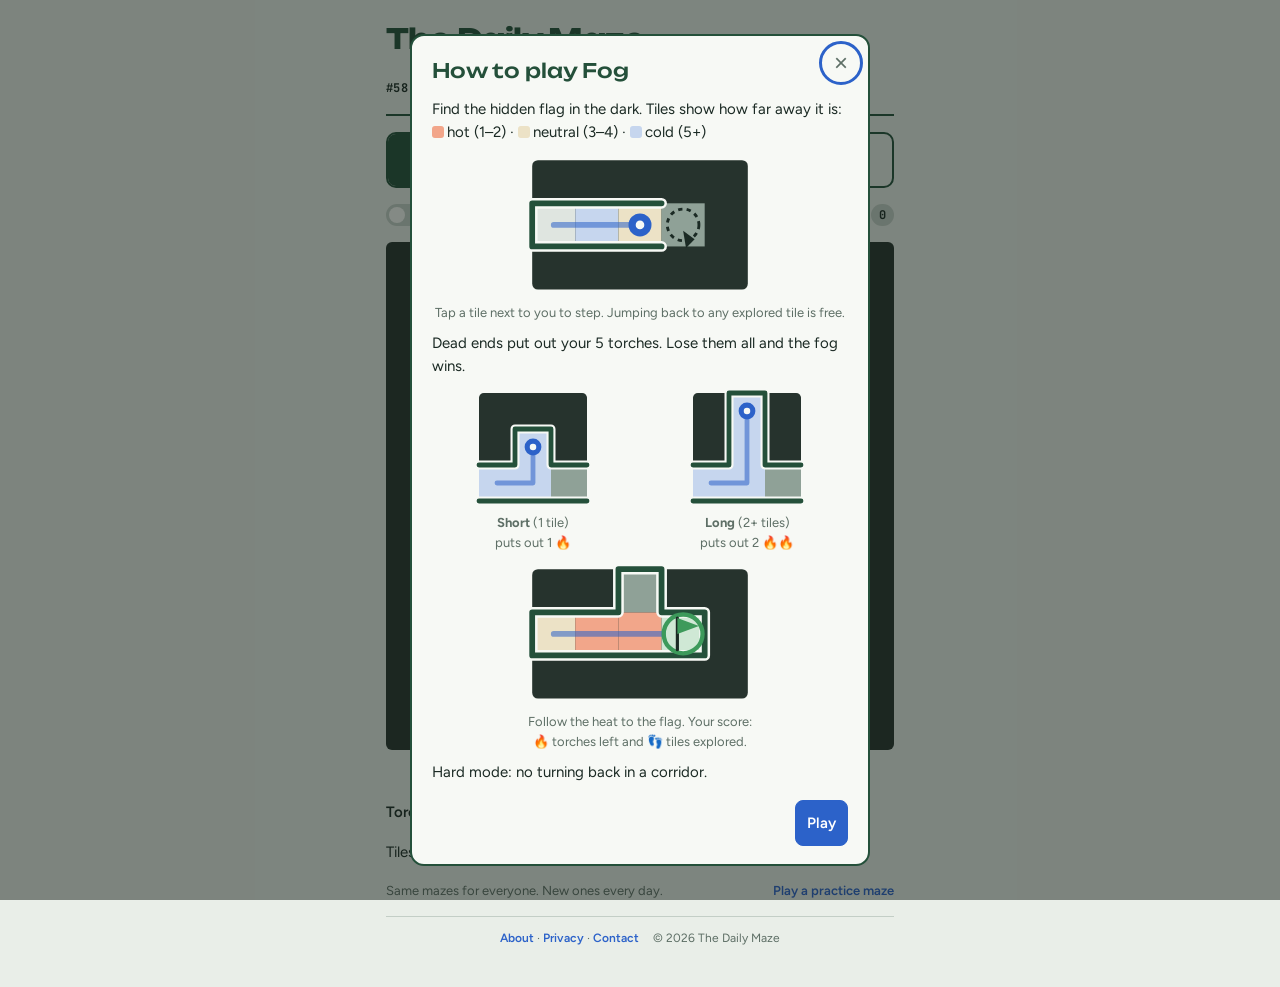
<file: index.html>
<!doctype html>
<html lang="en">
<head>
<meta charset="utf-8">
<meta name="viewport" content="width=device-width,initial-scale=1,viewport-fit=cover">
<title>The Daily Maze</title>
<meta name="description" content="Two new maze puzzles every day: find the hidden flag in the fog, and the hidden trail in 6 tries. Free, no sign-up.">
<link rel="canonical" href="https://www.thedailymaze.com/">
<meta name="theme-color" content="#24503a">
<link rel="icon" href="favicon.svg" type="image/svg+xml">
<link rel="icon" href="favicon-32.png" type="image/png" sizes="32x32">
<link rel="apple-touch-icon" href="apple-touch-icon.png">
<link rel="manifest" href="site.webmanifest">
<meta property="og:type" content="website">
<meta property="og:site_name" content="The Daily Maze">
<meta property="og:title" content="The Daily Maze">
<meta property="og:description" content="Two new maze puzzles every day: Fog and Trail.">
<meta property="og:url" content="https://www.thedailymaze.com/">
<meta property="og:image" content="https://www.thedailymaze.com/og-image.png?v=2">
<meta property="og:image:width" content="1200">
<meta property="og:image:height" content="630">
<meta property="og:image:alt" content="The Daily Maze: two small boards, Fog (find the hidden flag) and Trail (find the hidden trail)">
<meta name="twitter:card" content="summary_large_image">
<style>:root{color-scheme:light;box-sizing:border-box;padding-top:env(safe-area-inset-top,0px);padding-bottom:env(safe-area-inset-bottom,0px)}html{scroll-padding-top:env(safe-area-inset-top,0px)}body{margin:0;padding:0;font:14px -apple-system,BlinkMacSystemFont,sans-serif;background:#fff;color:#000}img{max-width:100%}[hidden]:not([hidden=until-found i]){display:none!important}</style>
<link rel="preload" href="/fonts/figtree-latin-400-normal.woff2" as="font" type="font/woff2" crossorigin>
<link rel="preload" href="/fonts/unbounded-latin-700-normal.woff2" as="font" type="font/woff2" crossorigin>
<link rel="stylesheet" href="/fonts/fonts.css">
<style>
/* Layout: one narrow play column, a hedge-maze board as the centerpiece, controls and guess log stacked beneath */
:root {
  --bg: #e9eee8;
  --panel: #f7f9f5;
  --ink: #1b2a24;
  --muted: #5e6f66;
  --grid: #c3cec6;
  --hedge: #24503a;
  --route: #2c62c9;
  --hit: #3d9a5b;
  --hit-soft: #cfe8d5;
  --near: #c99a1c;
  --near-soft: #f3e4b4;
  --miss: #8b9a91;
  --miss-soft: #d9e0db;
  --bad: #c2463b;
  --fog: #26332d;
  --glimpse: #8fa197;
  --alt: #7d5fd0;
  --alt-soft: #e2daf6;
  --wrong: #dd7230;
  --wrong-soft: #ffc994;
  --partial: #e3a63b;
  --hot: #f2a68a;
  --neutral: #ece2c6;
  --scrim: rgba(18, 28, 23, 0.5);
  --start: #dfe5e0;
  --cold: #c6d6ee;
  --font-display: "Unbounded", "Arial Black", system-ui, sans-serif;
  --font-body: "Figtree", system-ui, -apple-system, "Segoe UI", sans-serif;
  --font-data: "JetBrains Mono", ui-monospace, "SFMono-Regular", Menlo, monospace;
}
@media (prefers-color-scheme: dark) {
  :root:not([data-theme="light"]) {
    --bg: #101613; --panel: #19221d; --ink: #e2eae4; --muted: #93a59a; --grid: #34433a;
    --hedge: #8fcaa2; --route: #6c9dff; --hit: #4fb46e; --hit-soft: #1f4029; --near: #e2b845;
    --near-soft: #47391a; --miss: #66766c; --miss-soft: #28322c; --bad: #e86a5f; --fog: #070a08; --glimpse: #3a4a40; --alt: #a58cf0; --alt-soft: #3a2f5a; --wrong: #f08a45; --wrong-soft: #a34f0f; --partial: #e6b04f; --hot: #7a2f1c; --neutral: #4d4733; --cold: #1f3350; --start: #55635a; --scrim: rgba(0, 0, 0, 0.65); color-scheme: dark;
  }
}
:root[data-theme="dark"] {
  --bg: #101613; --panel: #19221d; --ink: #e2eae4; --muted: #93a59a; --grid: #34433a;
  --hedge: #8fcaa2; --route: #6c9dff; --hit: #4fb46e; --hit-soft: #1f4029; --near: #e2b845;
  --near-soft: #47391a; --miss: #66766c; --miss-soft: #28322c; --bad: #e86a5f; --fog: #070a08; --glimpse: #3a4a40; --alt: #a58cf0; --alt-soft: #3a2f5a; --wrong: #f08a45; --wrong-soft: #a34f0f; --partial: #e6b04f; --hot: #7a2f1c; --neutral: #4d4733; --cold: #1f3350; --start: #55635a; --scrim: rgba(0, 0, 0, 0.65); color-scheme: dark;
}
* { box-sizing: border-box; }
html, button { touch-action: manipulation; } /* no double-tap zoom, so quick taps register */
body { background: var(--bg); color: var(--ink); font-family: var(--font-body); font-size: 15px; line-height: 1.5; }
.wrap { max-width: 540px; margin: 0 auto; padding-inline: 16px; padding-block: 18px 40px; display: flex; flex-direction: column; gap: 16px; }
.top { display: flex; align-items: baseline; justify-content: space-between; gap: 12px; flex-wrap: wrap; border-bottom: 2px solid var(--hedge); padding-bottom: 10px; }
.brand { font-family: var(--font-display); font-weight: 700; font-size: 28px; letter-spacing: -0.02em; margin: 0; color: var(--hedge); }
.meta { font-family: var(--font-data); font-size: 12px; color: var(--muted); letter-spacing: 0.04em; text-transform: uppercase; }
.meta b { color: var(--ink); }
.modes { display: grid; grid-template-columns: 1fr 1fr; gap: 0; border: 2px solid var(--hedge); border-radius: 10px; overflow: hidden; }
.modes button { font: inherit; font-weight: 600; padding: 10px 8px; border: 0; background: transparent; color: var(--ink); cursor: pointer; display: flex; flex-direction: column; align-items: center; gap: 0; line-height: 1.2; }
.modes button small { font-weight: 400; color: var(--muted); font-size: 12px; }
.modes button[aria-selected="true"] { background: var(--hedge); color: var(--bg); }
.modes button[aria-selected="true"] small { color: var(--bg); opacity: .8; }
.modes button + button { border-left: 2px solid var(--hedge); }
.board-wrap { position: relative; width: 100%; }
.boardbar { display: flex; justify-content: flex-end; align-items: center; gap: 8px; margin: 0 0 6px; font-size: 13px; color: var(--muted); }
.boardbar .len { margin-right: 0; }
canvas { display: block; width: 100%; height: auto; aspect-ratio: 1; max-width: 100%; touch-action: none; border-radius: 6px; cursor: pointer; }
.status { font-size: 15px; min-height: 24px; display: flex; justify-content: space-between; gap: 10px; flex-wrap: wrap; align-items: baseline; }
.status .hint { color: var(--muted); font-size: 13px; }
.num { font-family: var(--font-data); font-variant-numeric: tabular-nums; font-weight: 700; }
.controls { display: flex; gap: 8px; flex-wrap: wrap; }
.btn { font: inherit; font-weight: 600; font-size: 14px; padding: 9px 14px; border-radius: 8px; border: 1.5px solid var(--grid); background: var(--panel); color: var(--ink); cursor: pointer; }
.btn:hover:not(:disabled) { border-color: var(--hedge); }
.btn.primary { background: var(--route); border-color: var(--route); color: #fff; margin-left: auto; }
.btn:disabled { opacity: .45; cursor: not-allowed; }
button:focus-visible, summary:focus-visible { outline: 3px solid var(--route); outline-offset: 2px; }
.meter { flex: 1 1 200px; display: flex; flex-direction: column; gap: 4px; }
.lanterns { display: inline-flex; gap: 6px; align-items: center; font-weight: 600; }
.lan { font-size: 18px; line-height: 1; display: inline-block; }
.lan.out { filter: grayscale(1); opacity: .3; }
/* a torch that just burned flickers, then goes dark */
.lan.flicker { animation: lanFlicker 0.9s ease-out forwards; }
@keyframes lanFlicker {
  0% { filter: none; opacity: 1; transform: scale(1.15); }
  20% { filter: grayscale(1); opacity: .3; transform: scale(1); }
  35% { filter: none; opacity: 1; }
  55% { filter: grayscale(1); opacity: .3; }
  70% { filter: none; opacity: .7; }
  100% { filter: grayscale(1); opacity: .3; }
}
@media (prefers-reduced-motion: reduce) { .lan.flicker { animation: none; } }
.guesses { list-style: none; margin: 0; padding: 0; display: flex; flex-direction: column; align-items: center; gap: 5px; }
.guesses li { display: flex; padding: 3px; border-radius: 8px; cursor: pointer; border: 2px solid transparent; }
.guesses li.blank { cursor: default; }
.guesses li.sel { border-color: var(--route); }
.forks { display: flex; flex-wrap: wrap; justify-content: center; gap: 4px; min-width: 0; }
.fk { width: 36px; height: 36px; flex: none; border-radius: 50%; display: grid; place-items: center; font-family: var(--font-data); font-size: 11px; font-weight: 700; color: var(--panel); background: var(--miss); }
.fk { font-size: 15px; }
.fk.n { color: var(--muted); }
.fk.g { background: var(--hit); } .fk.x { background: var(--partial); } .fk.n { background: transparent; box-shadow: inset 0 0 0 3px var(--muted); }
.guesses li { align-items: center; gap: 10px; }
.len { font-family: var(--font-data); font-size: 12px; font-weight: 700; padding: 2px 8px; border-radius: 999px; background: var(--grid); color: var(--ink); margin-right: 6px; white-space: nowrap; }
.len.ok { background: var(--hit); color: var(--panel); } .len.over { background: var(--wrong); color: var(--panel); }
.turns { font-family: var(--font-data); font-size: 12px; color: var(--muted); min-width: 64px; }
.rowkey { text-align: center; font-size: 13px; color: var(--muted); margin: 4px 0 8px; }
.rowkey .key { vertical-align: -1px; }
.fin { width: 28px; height: 36px; flex: none; display: grid; place-items: center; color: var(--muted); opacity: .45; }
.fin svg { width: 22px; height: 26px; } .fin.on { color: var(--hit); opacity: 1; } .fin.empty { opacity: .2; }
.fk.cur { background: var(--route); }
.fk.empty { background: transparent; box-sizing: border-box; border: 2px dashed var(--grid); }
.legend { display: flex; gap: 6px 9px; flex-wrap: wrap; justify-content: center; font-size: 12.5px; color: var(--muted); }
.legend span { display: inline-flex; align-items: center; }
.cairn { width: 16px; height: 16px; margin-right: 4px; fill: var(--ink); stroke: var(--panel); stroke-width: 1; }
.dashkey { width: 22px; height: 10px; margin-right: 4px; color: var(--muted); }
.row { display: flex; gap: 8px; align-items: center; flex-wrap: wrap; }
.copied { font-size: 13px; color: var(--hit); }
details { background: var(--panel); border-radius: 10px; padding: 10px 14px; }
summary { cursor: pointer; font-weight: 600; }
details p, details ul { margin: 8px 0 0; color: var(--ink); }
details ul { padding-left: 18px; }
.key { display: inline-block; width: 12px; height: 12px; border-radius: 3px; vertical-align: -1px; margin-right: 4px; }
.foot { display: flex; justify-content: space-between; align-items: center; gap: 10px; flex-wrap: wrap; font-size: 13px; color: var(--muted); }
.sitefoot { display: flex; flex-wrap: wrap; justify-content: center; gap: 2px 14px; text-align: center; font-size: 12px; color: var(--muted); padding-top: 12px; border-top: 1px solid var(--grid); }
.sitefoot a { color: var(--route); font-weight: 600; text-decoration: none; }
.sitefoot a:hover { text-decoration: underline; }
.linkbtn { font: inherit; background: none; border: 0; color: var(--route); cursor: pointer; padding: 0; font-weight: 600; }
.tester { display: flex; flex-direction: column; gap: 8px; background: var(--panel); border-radius: 10px; padding: 10px 14px; font-size: 13px; }
.tester-label { color: var(--muted); }
.modal { position: fixed; inset: 0; z-index: 10; background: var(--scrim); display: flex; align-items: center; justify-content: center;
  padding: max(16px, env(safe-area-inset-top, 0px)) 16px max(16px, env(safe-area-inset-bottom, 0px)); }
.modal-card { position: relative; background: var(--panel); color: var(--ink); border-radius: 14px; border: 2px solid var(--hedge);
  max-width: 460px; width: 100%; max-height: 100%; overflow-y: auto; padding: 20px 20px 18px; display: flex; flex-direction: column; gap: 10px; }
.modal-card h2 { font-family: var(--font-display); font-size: 20px; font-weight: 500; margin: 0 28px 2px 0; color: var(--hedge); }
.howto p, .howto ul { margin: 0; } .howto { display: flex; flex-direction: column; gap: 10px; } .howto ul { padding-left: 18px; }
.howfig { margin: 0; display: flex; flex-direction: column; gap: 6px; }
.howfig svg { display: block; width: 100%; max-width: 230px; height: auto; margin: 0 auto; }
.howfig figcaption { font-size: 13px; color: var(--muted); text-align: center; text-wrap: balance; }
.howfig figcaption .key { vertical-align: -1px; }
.key.round { border-radius: 50%; } .key.hollow { background: transparent; box-shadow: inset 0 0 0 2px var(--muted); }
.howfig svg text { font-family: var(--font-body); }
.heat-intro { text-wrap: pretty; }
.heat { white-space: nowrap; font-size: clamp(11px, calc((100vw - 80px) / 19.5), 15px); }
@media (max-width: 340px) { .heat { white-space: normal; font-size: 12px; } .heat > span { white-space: nowrap; } }
.heat .key { margin-right: 3px; }
.nw { white-space: nowrap; }
.howfig-row { display: grid; grid-template-columns: 1fr 1fr; gap: 12px; }
.howfig-row svg { max-width: 120px; }
.modal-x { position: absolute; top: 10px; right: 10px; width: 34px; height: 34px; border-radius: 50%; border: 0; background: transparent; color: var(--muted); font-size: 24px; line-height: 1; cursor: pointer; }
.modal-x:hover { color: var(--ink); }
.share { margin: 0; font-family: var(--font-data); font-size: 14px; white-space: pre-wrap; background: var(--bg); padding: 12px; border-radius: 8px; overflow-x: auto; }
.result-btn { margin-left: 0; align-self: center; }
.modal-play { margin: 6px 0 0; align-self: stretch; padding: 11px; font-size: 15px; }
.top-right { display: flex; align-items: center; gap: 12px; flex-wrap: wrap; }
.chip { font: inherit; font-size: 13px; font-weight: 600; padding: 5px 12px; border-radius: 999px; border: 1.5px solid var(--hedge); background: transparent; color: var(--hedge); cursor: pointer; }
.chip[aria-expanded="true"] { background: var(--hedge); color: var(--bg); }
.settings { display: flex; align-items: center; justify-content: space-between; gap: 12px; flex-wrap: wrap; font-size: 14px; }
.toggle { display: inline-flex; align-items: center; gap: 10px; cursor: pointer; font-weight: 600; }
.toggle input { position: absolute; opacity: 0; width: 1px; height: 1px; }
.toggle .track { width: 38px; height: 22px; border-radius: 11px; background: var(--grid); position: relative; transition: background .15s; flex: none; }
.toggle .track::after { content: ""; position: absolute; top: 3px; left: 3px; width: 16px; height: 16px; border-radius: 50%; background: var(--panel); transition: transform .15s; }
.toggle input:checked + .track { background: var(--route); }
.toggle input:checked + .track::after { transform: translateX(16px); }
.toggle input:focus-visible + .track { outline: 3px solid var(--route); outline-offset: 2px; }
.toggle input:disabled + .track { opacity: .5; }
.settings .note { color: var(--muted); font-size: 13px; flex-basis: 100%; }
.settings .boardbar { margin: 0; }
.stats { background: var(--panel); border: 2px solid var(--hedge); border-radius: 10px; padding: 14px; display: flex; flex-direction: column; gap: 14px; }
.stats h2 { font-family: var(--font-display); font-size: 16px; font-weight: 500; margin: 0; }
.tiles { display: grid; grid-template-columns: repeat(4, 1fr); gap: 8px; text-align: center; }
.tiles div { display: flex; flex-direction: column; gap: 2px; }
.tiles .num { font-size: 26px; line-height: 1.1; }
.routecmp { display: grid; grid-template-columns: 1fr 1fr; gap: 8px; text-align: center; }
.routecmp div { display: flex; flex-direction: column; gap: 2px; padding: 4px 0; }
.routecmp .best .num { color: var(--hit); }
.routecmp { border-top: 1px solid var(--grid); padding-top: 10px; }
.routecmp .num { font-family: var(--font-data); font-size: 30px; font-weight: 700; line-height: 1.1; }
.routecmp span:last-child { font-size: 11px; color: var(--muted); text-transform: uppercase; letter-spacing: .06em; }
.tiles span:last-child { font-size: 11px; color: var(--muted); text-transform: uppercase; letter-spacing: .06em; }
.dist { display: flex; flex-direction: column; gap: 4px; }
.dist-row { display: grid; grid-template-columns: 16px 1fr; gap: 8px; align-items: center; font-family: var(--font-data); font-size: 12px; }
.dist-row i { display: block; height: 18px; min-width: 22px; border-radius: 3px; background: var(--grid); color: var(--ink); font-style: normal; text-align: right; padding-right: 6px; line-height: 18px; font-weight: 700; }
.dist-row.today i { background: var(--hit); color: #fff; }
@media (prefers-reduced-motion: reduce) { .toggle .track, .toggle .track::after { transition: none; } }
</style>
<script data-goatcounter="https://parthshah93.goatcounter.com/count" async src="https://gc.zgo.at/count.js"></script>
</head>
<body>

<div class="wrap">
  <header class="top">
    <h1 class="brand">The Daily Maze</h1>
    <div class="top-right">
      <div class="meta" id="meta"></div>
      <button class="chip" id="howBtn">How to play</button>
      <button class="chip" id="statsBtn" aria-expanded="false" aria-controls="stats">Stats</button>
    </div>
  </header>

  <section class="stats" id="stats" hidden>
    <h2 id="statsTitle">Trail stats</h2>
    <div class="tiles">
      <div><span class="num" id="stPlayed">0</span><span>Played</span></div>
      <div><span class="num" id="stWin">0</span><span>Win %</span></div>
      <div><span class="num" id="stStreak">0</span><span>Streak</span></div>
      <div><span class="num" id="stMax">0</span><span>Best streak</span></div>
    </div>
    <span class="tester-label" id="stDistLabel">Tries to solve</span>
    <div class="dist" id="stDist"></div>
  </section>

  <nav class="modes" role="tablist" aria-label="Game mode">
    <button id="tab-fog" role="tab" aria-selected="true" data-mode="fog">Fog<small>Find the hidden flag</small></button>
    <button id="tab-path" role="tab" aria-selected="false" data-mode="path">Trail<small>Find the hidden trail</small></button>
  </nav>

  <div class="settings" id="pathSettings">
    <label class="toggle" for="hardToggle">
      <input type="checkbox" id="hardToggle">
      <span class="track" aria-hidden="true"></span>
      Hard mode
    </label>
    <div class="boardbar" id="boardbar"><span id="barLabel">Trail length</span><b class="len" id="tileCount"></b></div>
    <span class="note" id="hardNote">No orange tiles or fork marks.</span>
  </div>

  <section class="board-wrap">
    <canvas id="board" aria-label="Maze board" tabindex="0"></canvas>
  </section>

  <div class="legend" id="fogLegend" hidden>
    <span><span class="key" style="background:var(--hot)"></span>Hot: flag 1–2 tiles away</span>
    <span><span class="key" style="background:var(--neutral)"></span>Neutral: 3–4</span>
    <span><span class="key" style="background:var(--cold)"></span>Cold: 5+</span>
  </div>

  <div class="legend" id="pathLegend">
    <span><span class="key" style="background:var(--hit-soft);outline:1px solid var(--hit)"></span>On trail</span>
    <span id="legOrange"><span class="key" style="background:var(--wrong-soft);outline:1px solid var(--wrong)"></span>Off trail</span>
    <span id="legNext"><svg class="cairn" viewBox="0 0 20 20" aria-hidden="true"><ellipse cx="10" cy="15" rx="7" ry="3.2"/><ellipse cx="10.3" cy="10" rx="5.2" ry="2.6"/><ellipse cx="9.8" cy="5.6" rx="3.4" ry="2.1"/></svg>Next fork</span>
    <span id="legLast"><svg class="dashkey" viewBox="0 0 22 10" aria-hidden="true"><path d="M2 5 H20" stroke="currentColor" stroke-width="2.4" stroke-dasharray="4 3" stroke-linecap="round"/></svg>Last try</span>
    <span><span class="key" style="background:var(--hedge)"></span>Wall</span>
  </div>

  <div class="controls" id="fogControls" hidden>
    <div class="meter">
      <div class="status"><span class="lanterns" id="lanterns" aria-label="Torches left"></span></div>
    </div>
  </div>

  <div class="status" id="status"></div>

  <div class="controls" id="pathControls">
    <button class="btn" id="undoBtn">Undo</button>
    <button class="btn" id="clearBtn">Clear</button>
    <button class="btn primary" id="submitBtn" disabled>Submit trail</button>
  </div>

  <ol class="guesses" id="guesses"></ol>
  <div class="rowkey" id="rowKey">Each circle is a fork. On the board, it appears once you reach it:<br><span style="white-space:nowrap"><span class="key round" style="background:var(--hit)"></span>right way · <span class="key round" style="background:var(--partial)"></span>wrong way · <span class="key round hollow"></span>not reached</span><span id="rowTip"><br>Tap a row to see that try on the board.</span></div>

  <button class="btn primary result-btn" id="resultBtn" hidden>Show result</button>


  <div class="foot">
    <span id="footNote">Same mazes for everyone. New ones every day.</span>
    <button class="linkbtn" id="practiceBtn">Play a practice maze</button>
  </div>
  <div class="tester" id="tester" hidden>
    <button class="btn" id="newPracticeBtn">New practice maze</button>
  </div>
  <footer class="sitefoot"><span><a href="/about/">About</a> · <a href="/privacy/">Privacy</a> · <a href="mailto:support@thedailymaze.com?subject=The%20Daily%20Maze%20feedback">Contact</a></span><span>© 2026 The Daily Maze</span></footer>
</div>
  <div class="modal" id="resultModal" hidden role="dialog" aria-modal="true" aria-labelledby="resultTitle">
    <div class="modal-card">
      <button class="modal-x" id="resultClose" aria-label="Close">×</button>
      <h2 id="resultTitle"></h2>
      <div class="tiles" id="resultStats">
        <div><span class="num" id="rsPlayed">0</span><span>Played</span></div>
        <div><span class="num" id="rsWin">0</span><span>Win %</span></div>
        <div><span class="num" id="rsStreak">0</span><span>Streak</span></div>
        <div><span class="num" id="rsMax">0</span><span>Best streak</span></div>
      </div>
      <div class="routecmp" id="routeCompare" hidden>
        <div><span class="num" id="rcYou"></span><span>Tiles you explored</span></div>
        <div class="best"><span class="num" id="rcBest"></span><span>Shortest route</span></div>
      </div>
      <pre id="shareText" class="share"></pre>
      <div class="row">
        <span class="copied" id="copied" hidden>Copied to clipboard</span>
        <button class="btn primary" id="shareBtn">Share result</button>
      </div>
      <button class="btn modal-play" id="resultOk">See the board</button>
    </div>
  </div>
  <div class="modal" id="howModal" hidden role="dialog" aria-modal="true" aria-label="How to play">
    <div class="modal-card">
      <button class="modal-x" id="howClose" aria-label="Close">×</button>
    <section class="howto" id="howPath">
      <h2 id="howTitlePath">How to play Trail</h2>
      <p>Find the hidden trail to the flag in 6 tries. It has 4 forks, the spots where you must pick the right way. A stone marks the next fork to get past.</p>
      <figure class="howfig">
        <svg viewBox="0 0 160 100" role="img" aria-label="A stone on fork 1. Drawing a trail from the blue dot to the flag across a maze whose walls are invisible">
          <rect x="5" y="5" width="150" height="90" rx="3" fill="var(--panel)" stroke="var(--hedge)" stroke-width="3.5"/><path d="M35 5 V95" stroke="var(--grid)" stroke-dasharray="3 4"/><path d="M65 5 V95" stroke="var(--grid)" stroke-dasharray="3 4"/><path d="M95 5 V95" stroke="var(--grid)" stroke-dasharray="3 4"/><path d="M125 5 V95" stroke="var(--grid)" stroke-dasharray="3 4"/><path d="M5 35 H155" stroke="var(--grid)" stroke-dasharray="3 4"/><path d="M5 65 H155" stroke="var(--grid)" stroke-dasharray="3 4"/><polyline points="20,20 50,20 80,20 80,50 80,80 110,80 140,80" fill="none" stroke="var(--route)" stroke-width="5" stroke-linecap="round" stroke-linejoin="round" opacity=".9" /><circle cx="20" cy="20" r="7" fill="var(--route)"/><path d="M136 90 V70" stroke="var(--ink)" stroke-width="2.2" stroke-linecap="round"/><path d="M136 70 L149 75 L136 80 Z" fill="var(--hit)"/>
        <g transform="translate(50 19) scale(0.9) translate(-9 -11)"><ellipse cx="9" cy="16" rx="7" ry="3.1" fill="var(--ink)" stroke="var(--panel)"/><ellipse cx="9.3" cy="11" rx="5.1" ry="2.6" fill="var(--ink)" stroke="var(--panel)"/><ellipse cx="8.8" cy="6.6" rx="3.3" ry="2" fill="var(--ink)" stroke="var(--panel)"/></g></svg>
        <figcaption>The length changes daily. Match the counter, like <b class="len ok">7 / 7 tiles</b> here. <b>Walls are invisible.</b></figcaption>
      </figure>
      <figure class="howfig">
        <svg viewBox="0 0 160 100" role="img" aria-label="After a try: green tiles up to the fork where it went the wrong way, orange tiles where it went, the walls around every tile it walked, and the try itself as a dashed line, with a green circle on fork 1 and the stone still on fork 2, which has a small amber circle"><rect x="5" y="5" width="150" height="90" rx="3" fill="var(--panel)" stroke="var(--hedge)" stroke-width="3.5"/><rect x="5" y="5" width="30" height="30" fill="var(--hit-soft)"/><rect x="35" y="5" width="30" height="30" fill="var(--hit-soft)"/><rect x="65" y="5" width="30" height="30" fill="var(--hit-soft)"/><rect x="65" y="35" width="30" height="30" fill="var(--wrong-soft)"/><rect x="65" y="65" width="30" height="30" fill="var(--wrong-soft)"/><path d="M35 5 V95" stroke="var(--grid)" stroke-dasharray="3 4"/><path d="M65 5 V95" stroke="var(--grid)" stroke-dasharray="3 4"/><path d="M95 5 V95" stroke="var(--grid)" stroke-dasharray="3 4"/><path d="M125 5 V95" stroke="var(--grid)" stroke-dasharray="3 4"/><path d="M5 35 H155" stroke="var(--grid)" stroke-dasharray="3 4"/><path d="M5 65 H155" stroke="var(--grid)" stroke-dasharray="3 4"/><polyline points="20,20 50,20 80,20 80,50 80,80 110,80 140,80" fill="none" stroke="var(--muted)" stroke-width="3.5" stroke-dasharray="5 5" stroke-linecap="round" stroke-linejoin="round" opacity=".9"/><path d="M5 35 H35 M65 35 V95 M95 35 V65 M95 65 V95" stroke="var(--panel)" stroke-width="7.5" stroke-linecap="round"/><path d="M5 35 H35 M65 35 V95 M95 35 V65 M95 65 V95" stroke="var(--hedge)" stroke-width="4" stroke-linecap="round"/><circle cx="20" cy="20" r="7" fill="var(--route)"/><path d="M136 90 V70" stroke="var(--ink)" stroke-width="2.2" stroke-linecap="round"/><path d="M136 70 L149 75 L136 80 Z" fill="var(--hit)"/><circle cx="50" cy="20" r="7.5" fill="var(--hit)" stroke="var(--panel)" stroke-width="1.5"/><text x="50" y="23.6" font-size="10" font-weight="700" text-anchor="middle" fill="#fff">1</text><g transform="translate(80 21) scale(0.9) translate(-9 -11)"><ellipse cx="9" cy="16" rx="7" ry="3.1" fill="var(--ink)" stroke="var(--panel)"/><ellipse cx="9.3" cy="11" rx="5.1" ry="2.6" fill="var(--ink)" stroke="var(--panel)"/><ellipse cx="8.8" cy="6.6" rx="3.3" ry="2" fill="var(--ink)" stroke="var(--panel)"/></g><circle cx="71.5" cy="11.5" r="5" fill="var(--partial)" stroke="var(--panel)" stroke-width="1.2"/><text x="71.5" y="14" font-size="7" font-weight="700" text-anchor="middle" fill="#fff">2</text></svg>
        <figcaption><span class="nw"><span class="key" style="background:var(--hit)"></span>Green is</span> how far you got. <span class="nw"><span class="key" style="background:var(--wrong)"></span>Orange is</span> off the trail. You see the walls around every tile you walked. Forks you reached show their numbered circle, and the stone stays on a fork until you get it right.</figcaption>
      </figure>
      <figure class="howfig">
        <svg viewBox="0 0 160 134" role="img" aria-label="The same try as above, with the hidden trail shown. The trail has 4 numbered forks. The try goes the right way at fork 1, the wrong way at fork 2, and nothing after that counts: green, amber, empty, empty."><rect x="5" y="5" width="150" height="90" rx="3" fill="var(--panel)" stroke="var(--hedge)" stroke-width="3.5"/><path d="M35 5 V95" stroke="var(--grid)" stroke-dasharray="3 4"/><path d="M65 5 V95" stroke="var(--grid)" stroke-dasharray="3 4"/><path d="M95 5 V95" stroke="var(--grid)" stroke-dasharray="3 4"/><path d="M125 5 V95" stroke="var(--grid)" stroke-dasharray="3 4"/><path d="M5 35 H155" stroke="var(--grid)" stroke-dasharray="3 4"/><path d="M5 65 H155" stroke="var(--grid)" stroke-dasharray="3 4"/><polyline points="50,20 50,50" fill="none" stroke="var(--muted)" stroke-width="3" stroke-dasharray="2 4" stroke-linecap="round"/><polyline points="110,20 140,20" fill="none" stroke="var(--muted)" stroke-width="3" stroke-dasharray="2 4" stroke-linecap="round"/><polyline points="20,20 50,20 80,20 110,20 110,50 110,80 140,80" fill="none" stroke="var(--hit)" stroke-width="11" stroke-linecap="round" stroke-linejoin="round" opacity=".35"/><polyline points="20,20 50,20 80,20 80,50 80,80 110,80 140,80" fill="none" stroke="var(--route)" stroke-width="4" stroke-linecap="round" stroke-linejoin="round"/><circle cx="20" cy="20" r="6.5" fill="var(--route)"/><path d="M136 90 V70" stroke="var(--ink)" stroke-width="2.2" stroke-linecap="round"/><path d="M136 70 L149 75 L136 80 Z" fill="var(--hit)"/><circle cx="50" cy="20" r="7.5" fill="var(--hit)" stroke="var(--panel)" stroke-width="1.5"/><text x="50" y="23.6" font-size="10" font-weight="700" text-anchor="middle" fill="#fff">1</text><circle cx="80" cy="20" r="7.5" fill="var(--partial)" stroke="var(--panel)" stroke-width="1.5"/><text x="80" y="23.6" font-size="10" font-weight="700" text-anchor="middle" fill="#fff">2</text><circle cx="110" cy="20" r="7.5" fill="var(--panel)" stroke="var(--muted)" stroke-width="2"/><text x="110" y="23.6" font-size="10" font-weight="700" text-anchor="middle" fill="var(--muted)">3</text><circle cx="110" cy="80" r="7.5" fill="var(--panel)" stroke="var(--muted)" stroke-width="2"/><text x="110" y="83.6" font-size="10" font-weight="700" text-anchor="middle" fill="var(--muted)">4</text><circle cx="45" cy="114" r="8" fill="var(--hit)"/><text x="45" y="117.6" font-size="10" font-weight="700" text-anchor="middle" fill="#fff">1</text><circle cx="63" cy="114" r="8" fill="var(--partial)"/><text x="63" y="117.6" font-size="10" font-weight="700" text-anchor="middle" fill="#fff">2</text><circle cx="81" cy="114" r="7.5" fill="none" stroke="var(--muted)" stroke-width="2"/><text x="81" y="117.6" font-size="10" font-weight="700" text-anchor="middle" fill="var(--muted)">3</text><circle cx="99" cy="114" r="7.5" fill="none" stroke="var(--muted)" stroke-width="2"/><text x="99" y="117.6" font-size="10" font-weight="700" text-anchor="middle" fill="var(--muted)">4</text><g opacity=".5"><path d="M113 122 V106" stroke="var(--muted)" stroke-width="1.8" stroke-linecap="round"/><path d="M113 106 L123 110 L113 114 Z" fill="var(--muted)"/></g></svg>
        <figcaption>Each circle is a fork:<br><span style="white-space:nowrap"><span class="key round" style="background:var(--hit)"></span>right way · <span class="key round" style="background:var(--partial)"></span>wrong way · <span class="key round hollow"></span>not reached</span><br>The flag lights up when you finish. Tap a row to see that try.</figcaption>
      </figure>
      <p>Hard mode: no orange tiles, stone or fork circles.</p>
    </section>
    <section class="howto" id="howFog" hidden>
      <h2 id="howTitleFog">How to play Fog</h2>
      <p class="heat-intro">Find the hidden flag in the dark. Tiles show how far away it is:<br><span class="heat"><span><span class="key" style="background:var(--hot)"></span>hot (1–2)</span> · <span><span class="key" style="background:var(--neutral)"></span>neutral (3–4)</span> · <span><span class="key" style="background:var(--cold)"></span>cold (5+)</span></span></p>
      <figure class="howfig">
        <svg viewBox="0 0 160 100" role="img" aria-label="Moving: your explored tiles light up with their heat, and you tap the next tile to step onto it">
          <rect x="5" y="5" width="150" height="90" rx="4" fill="var(--fog)"/>
          <rect x="5" y="35" width="30" height="30" fill="var(--start)"/><rect x="35" y="35" width="30" height="30" fill="var(--cold)"/><rect x="65" y="35" width="30" height="30" fill="var(--neutral)"/><rect x="95" y="35" width="30" height="30" fill="var(--glimpse)"/>
          <path d="M5 35 H95 M5 65 H95 M5 35 V65" stroke="var(--panel)" stroke-width="7.5" stroke-linecap="round" fill="none"/><path d="M5 35 H95 M5 65 H95 M5 35 V65" stroke="var(--hedge)" stroke-width="4" stroke-linecap="round" fill="none"/>
          <path d="M20 50 H80" stroke="var(--route)" stroke-width="4" stroke-linecap="round" opacity=".55"/>
          <circle cx="80" cy="50" r="8" fill="var(--route)"/><circle cx="80" cy="50" r="3.0" fill="var(--panel)"/>
          <circle cx="110" cy="50" r="11" fill="none" stroke="var(--ink)" stroke-width="2" stroke-dasharray="3 3"/>
          <path d="M112 66 l-2 -12 l8 6 z" fill="var(--ink)"/>
        </svg>
        <figcaption>Tap a tile next to you to step. Jumping back to any explored tile is free.</figcaption>
      </figure>
      <p>Dead ends put out your 5 torches. Lose them all and the fog wins.</p>
      <div class="howfig-row">
        <figure class="howfig">
          <svg viewBox="0 0 100 100" role="img" aria-label="Short dead end: one tile off the corridor">
            <rect x="5" y="5" width="90" height="90" rx="4" fill="var(--fog)"/>
            <rect x="5" y="65" width="30" height="30" fill="var(--cold)"/><rect x="35" y="65" width="30" height="30" fill="var(--cold)"/><rect x="65" y="65" width="30" height="30" fill="var(--glimpse)"/><rect x="35" y="35" width="30" height="30" fill="var(--cold)"/>
            <path d="M20 80 H50 V50" stroke="var(--route)" stroke-width="4" stroke-linecap="round" stroke-linejoin="round" fill="none" opacity=".55"/>
            <path d="M5 65 H35 M65 65 H95 M5 95 H95 M35 35 H65 M35 35 V65 M65 35 V65" stroke="var(--panel)" stroke-width="7.5" stroke-linecap="round" fill="none"/><path d="M5 65 H35 M65 65 H95 M5 95 H95 M35 35 H65 M35 35 V65 M65 35 V65" stroke="var(--hedge)" stroke-width="4" stroke-linecap="round" fill="none"/>
            <circle cx="50" cy="50" r="7" fill="var(--route)"/><circle cx="50" cy="50" r="2.7" fill="var(--panel)"/>
          </svg>
          <figcaption><b>Short</b> (1 tile)<br><span class="nw">puts out 1 🔥</span></figcaption>
        </figure>
        <figure class="howfig">
          <svg viewBox="0 0 100 100" role="img" aria-label="Long dead end: a corridor two tiles deep off the main path, ending in a wall">
            <rect x="5" y="5" width="90" height="90" rx="4" fill="var(--fog)"/>
            <rect x="5" y="65" width="30" height="30" fill="var(--cold)"/><rect x="35" y="65" width="30" height="30" fill="var(--cold)"/><rect x="65" y="65" width="30" height="30" fill="var(--glimpse)"/><rect x="35" y="35" width="30" height="30" fill="var(--cold)"/><rect x="35" y="5" width="30" height="30" fill="var(--cold)"/>
            <path d="M5 65 H35 M65 65 H95 M5 95 H95 M35 5 H65 M35 5 V65 M65 5 V65" stroke="var(--panel)" stroke-width="7.5" stroke-linecap="round" fill="none"/><path d="M5 65 H35 M65 65 H95 M5 95 H95 M35 5 H65 M35 5 V65 M65 5 V65" stroke="var(--hedge)" stroke-width="4" stroke-linecap="round" fill="none"/>
            <path d="M20 80 H50 V20" stroke="var(--route)" stroke-width="4" stroke-linecap="round" stroke-linejoin="round" fill="none" opacity=".55"/>
            <circle cx="50" cy="20" r="7" fill="var(--route)"/><circle cx="50" cy="20" r="2.7" fill="var(--panel)"/>
          </svg>
          <figcaption><b>Long</b> (2+ tiles)<br><span class="nw">puts out 2 🔥🔥</span></figcaption>
        </figure>
      </div>
      <figure class="howfig">
        <svg viewBox="0 0 160 100" role="img" aria-label="Finding the flag: a neutral tile 3 away, then hot tiles 2 and 1 away (with an unexplored side path), and the flag's tile lights up green">
          <rect x="5" y="5" width="150" height="90" rx="4" fill="var(--fog)"/>
          <rect x="5" y="35" width="30" height="30" fill="var(--neutral)"/><rect x="35" y="35" width="30" height="30" fill="var(--hot)"/><rect x="65" y="35" width="30" height="30" fill="var(--hot)"/><rect x="95" y="35" width="30" height="30" fill="var(--hit-soft)"/><rect x="65" y="5" width="30" height="30" fill="var(--glimpse)"/>
          <path d="M5 35 H65 M95 35 H125 M5 65 H125 M125 35 V65 M5 35 V65 M65 5 V35 M95 5 V35 M65 5 H95" stroke="var(--panel)" stroke-width="7.5" stroke-linecap="round" fill="none"/><path d="M5 35 H65 M95 35 H125 M5 65 H125 M125 35 V65 M5 35 V65 M65 5 V35 M95 5 V35 M65 5 H95" stroke="var(--hedge)" stroke-width="4" stroke-linecap="round" fill="none"/>
          <path d="M20 50 H96" stroke="var(--route)" stroke-width="4" stroke-linecap="round" opacity=".55"/>
          <circle cx="110" cy="50" r="13.5" fill="none" stroke="var(--hit)" stroke-width="3"/>
          <path d="M106 61 V39" stroke="var(--ink)" stroke-width="2.2" stroke-linecap="round"/>
          <path d="M106 39 L121 44.5 L106 50 Z" fill="var(--hit)"/>
        </svg>
        <figcaption>Follow the heat to the flag. Your score: 🔥 torches left and 👣 tiles explored.</figcaption>
      </figure>
      <p>Hard mode: no turning back in a corridor.</p>
    </section>
      <button class="btn primary modal-play" id="howOk">Play</button>
    </div>
  </div>

<script>
(function () {
  // ---------- seeded randomness ----------
  function rngFrom(str) {
    let h = 1779033703 ^ str.length;
    for (let i = 0; i < str.length; i++) { h = Math.imul(h ^ str.charCodeAt(i), 3432918353); h = (h << 13) | (h >>> 19); }
    let a = h >>> 0;
    return function () {
      a |= 0; a = (a + 0x6D2B79F5) | 0;
      let t = Math.imul(a ^ (a >>> 15), 1 | a);
      t = (t + Math.imul(t ^ (t >>> 7), 61 | t)) ^ t;
      return ((t ^ (t >>> 14)) >>> 0) / 4294967296;
    };
  }
  // N E S W
  const DIRS = [
    { b: 1, dx: 0, dy: -1, o: 4 }, { b: 2, dx: 1, dy: 0, o: 8 },
    { b: 4, dx: 0, dy: 1, o: 1 }, { b: 8, dx: -1, dy: 0, o: 2 }
  ];

  function genMaze(W, H, rng, extra) {
    const open = new Uint8Array(W * H), seen = new Uint8Array(W * H);
    const st = [0]; seen[0] = 1;
    while (st.length) {
      const c = st[st.length - 1], x = c % W, y = (c / W) | 0, nb = [];
      for (const d of DIRS) {
        const nx = x + d.dx, ny = y + d.dy;
        if (nx >= 0 && ny >= 0 && nx < W && ny < H && !seen[ny * W + nx]) nb.push(d);
      }
      if (!nb.length) { st.pop(); continue; }
      const d = nb[Math.floor(rng() * nb.length)], n = (y + d.dy) * W + x + d.dx;
      open[c] |= d.b; open[n] |= d.o; seen[n] = 1; st.push(n);
    }
    let added = 0, tries = 0;
    while (added < extra && tries++ < 1000) {
      const x = Math.floor(rng() * W), y = Math.floor(rng() * H), d = DIRS[Math.floor(rng() * 4)];
      const nx = x + d.dx, ny = y + d.dy;
      if (nx < 0 || ny < 0 || nx >= W || ny >= H) continue;
      const c = y * W + x;
      if (open[c] & d.b) continue;
      open[c] |= d.b; open[ny * W + nx] |= d.o; added++;
    }
    return open;
  }
  function bfs(open, W, H, s, t) {
    const prev = new Int32Array(W * H).fill(-1); prev[s] = s;
    const q = [s];
    for (let qi = 0; qi < q.length; qi++) {
      const c = q[qi]; if (c === t) break;
      const x = c % W, y = (c / W) | 0;
      for (const d of DIRS) {
        if (!(open[c] & d.b)) continue;
        const n = (y + d.dy) * W + x + d.dx;
        if (prev[n] !== -1) continue;
        prev[n] = c; q.push(n);
      }
    }
    const path = []; let c = t;
    while (c !== s) { path.push(c); c = prev[c]; }
    path.push(s); return path.reverse();
  }
  function dirIndex(a, b, W) {
    const ax = a % W, ay = (a / W) | 0, bx = b % W, by = (b / W) | 0;
    for (let i = 0; i < 4; i++) if (ax + DIRS[i].dx === bx && ay + DIRS[i].dy === by) return i;
    return -1;
  }
  const edgeKey = (a, b) => a < b ? a + "-" + b : b + "-" + a;

  // ---------- date + storage ----------
  const now = new Date();
  const pad2 = n => String(n).padStart(2, "0");
  const dateKey = now.getFullYear() + "-" + pad2(now.getMonth() + 1) + "-" + pad2(now.getDate());
  const puzzleNo = Math.max(1, Math.floor((Date.UTC(now.getFullYear(), now.getMonth(), now.getDate()) - Date.UTC(2026, 9, 9)) / 864e5) + 1); // launch day, Oct 9 2026, is #1
  const dateLabel = now.toLocaleDateString(undefined, { weekday: "short", month: "short", day: "numeric" });
  // Path v5: routes are 6 straight lines. Older Path saves no longer match the rules.
  const STORE = "mazedle-path36-" + dateKey;
  const FOG_STORE = "mazedle-fog13-" + dateKey;
  const STATS_STORE = "mazedle-stats2";
  const HARD_PREF = "mazedle-hard";
  const FOG_HARD_PREF = "mazedle-foghard";
  function readJSON(k) { try { return JSON.parse(localStorage.getItem(k)); } catch (e) { return null; } }
  function writeJSON(k, v) { try { localStorage.setItem(k, JSON.stringify(v)); } catch (e) {} }
  function loadSave() { return { path: readJSON(STORE), fog: readJSON(FOG_STORE) }; }
  function writeSave() {
    if (practice) return;
    writeJSON(STORE, { guesses: P.guesses, hard: P.hard });
    writeJSON(FOG_STORE, { hist: F.hist, hard: F.hard });
  }

  // ---------- stats ----------
  const dayNum = k => { const [y, m, d] = k.split("-").map(Number); return Math.round(Date.UTC(y, m - 1, d) / 864e5); };
  const FOG_STATS = "mazedle-fogstats";
  function saveResult(store, entry) {
    const s = readJSON(store) || { history: {} };
    if (s.history[dateKey]) return;
    s.history[dateKey] = entry;
    writeJSON(store, s);
  }
  // Path: g = tries used. Fog: g = lanterns remaining.
  function recordResult() { if (!practice && P.done) saveResult(STATS_STORE, { won: P.won, g: P.won ? P.guesses.length : 0, hard: P.hard }); }
  function recordFogResult() { if (!practice && F.done) saveResult(FOG_STATS, { won: F.won, g: F.won ? Math.max(0, 5 - F.deadEnds.length) : 0 }); }
  // buckets: the values shown as bars, in display order (Trail: 1..6 tries; Fog: 5..1 lanterns remaining)
  function computeStats(store, buckets) {
    const h = (readJSON(store) || { history: {} }).history;
    const keys = Object.keys(h).sort();
    const played = keys.length, wins = keys.filter(k => h[k].won).length;
    const dist = buckets.map(() => 0);
    keys.forEach(k => { const i = buckets.indexOf(h[k].g); if (h[k].won && i >= 0) dist[i]++; });
    let max = 0, run = 0, prev = null;
    keys.forEach(k => {
      const n = dayNum(k);
      if (h[k].won) { run = (prev !== null && n === prev + 1 && run > 0) ? run + 1 : 1; } else run = 0;
      prev = n; if (run > max) max = run;
    });
    let cur = 0, n = dayNum(dateKey);
    if (!h[dateKey]) n -= 1; // today not played yet: streak still alive from yesterday
    const byNum = {}; keys.forEach(k => byNum[dayNum(k)] = h[k]);
    while (byNum[n] && byNum[n].won) { cur++; n--; }
    return { played, winPct: played ? Math.round(wins / played * 100) : 0, cur, max, dist, today: h[dateKey] };
  }

  // ---------- game state ----------
  const MAX_GUESSES = 6;
  let practice = false, mode = "fog"; // Fog is shown first
  let P, F;

  // ----- daily difficulty (never shown to the player) -----
  // Like Wordle, there is no weekly pattern: each day's difficulty level is picked at random (but the same for everyone).
  // tier = where the start and flag can go (0: opposite corners, 1: flag on an edge, 2: both on edges).
  // pct = how hard a maze to take from the day's most deceptive candidates (rated by a simulated player).
  const LEVELS = [
    { name: "Easy", tier: 0, pct: 0.55 },
    { name: "Medium", tier: 1, pct: 0.68 },
    { name: "Hard", tier: 1, pct: 0.78 },
    { name: "Harder", tier: 2, pct: 0.88 },
    { name: "Hardest", tier: 2, pct: 0.97 }
  ];
  const dailyLevel = key => Math.floor(rngFrom(key + "|difficulty")() * LEVELS.length);
  const POOL = 10;         // the day's Trail is picked from this many mazes that pass every rule
  const MAX_SCAN = 600000; // give up widening the pool after checking this many random mazes
  const THREE_WAY = 1;     // at least this many forks offer 3 ways to go
  const MIN_BRANCH = 2;    // every wrong way at a fork runs at least this many tiles before it dead-ends
  const SIZE = 7;          // the Trail board is always 7x7
  const FORKS = 4;         // every trail has exactly 4 forks
  const FORK_GAP = 2;      // forks sit at least this many steps apart along the trail, so they spread out
  const MIN_TRAIL = 16;    // the trail is at least this many tiles, so it crosses much of the board
  const MIN_QUADRANTS = 3; // forks land in at least 3 of the board's 4 quarters

  function distanceToPath(open, W, H, solSet) {
    const dist = new Int16Array(W * H).fill(-1), q = [];
    solSet.forEach(c => { dist[c] = 0; q.push(c); });
    for (let qi = 0; qi < q.length; qi++) {
      const c = q[qi], x = c % W, y = (c / W) | 0;
      for (const d of DIRS) {
        if (!(open[c] & d.b)) continue;
        const n = (y + d.dy) * W + x + d.dx;
        if (dist[n] !== -1) continue;
        dist[n] = dist[c] + 1; q.push(n);
      }
    }
    return dist;
  }
  function pickEnds(rng, tier, W, H) {
    const N = W * H, corners = [0, W - 1, N - W, N - 1];
    const edge = []; for (let i = 0; i < N; i++) { const x = i % W, y = (i / W) | 0; if (x === 0 || y === 0 || x === W - 1 || y === H - 1) edge.push(i); }
    const man = (a, b) => Math.abs(a % W - b % W) + Math.abs(((a / W) | 0) - ((b / W) | 0));
    const pick = arr => arr[Math.floor(rng() * arr.length)];
    if (tier === 0) { const s = pick(corners); return [s, N - 1 - s]; }
    if (tier === 1) { const s = pick(corners); return [s, pick(edge.filter(e => man(s, e) >= 7 && corners.indexOf(e) < 0))]; }
    for (;;) { const s = pick(edge), e = pick(edge); if (man(s, e) >= 6 && corners.indexOf(s) < 0) return [s, e]; }
  }
  // Heuristic difficulty: long paths, steps that move away from the flag, and deep dead ends that act as decoys.
  function scoreMaze(m) {
    const { W, sol, exit, dist } = m;
    const man = a => Math.abs(a % W - exit % W) + Math.abs(((a / W) | 0) - ((exit / W) | 0));
    let away = 0; for (let i = 1; i < sol.length; i++) if (man(sol[i]) > man(sol[i - 1])) away++;
    let deep = 0, maxD = 0; for (let i = 0; i < dist.length; i++) { if (dist[i] >= 3) deep++; if (dist[i] > maxD) maxD = dist[i]; }
    return (sol.length - 1) + 2 * away + 0.25 * deep + 0.5 * maxD;
  }
  // Kruskal's method makes branchier mazes than the corridor builder.
  function kruskalMaze(W, H, rng) {
    const N = W * H, open = new Uint8Array(N), parent = new Int32Array(N);
    for (let i = 0; i < N; i++) parent[i] = i;
    // Edges encoded as cell * 2 + (0 = east, 1 = south), in the same order as before, then shuffled.
    let ne = 0; const edges = new Int32Array(2 * N);
    for (let i = 0; i < N; i++) { if (i % W < W - 1) edges[ne++] = i * 2; if (i < N - W) edges[ne++] = i * 2 + 1; }
    for (let i = ne - 1; i > 0; i--) { const j = Math.floor(rng() * (i + 1)); const t = edges[i]; edges[i] = edges[j]; edges[j] = t; }
    for (let k = 0; k < ne; k++) {
      const c = edges[k] >> 1, south = edges[k] & 1, n = south ? c + W : c + 1;
      let ra = c; while (parent[ra] !== ra) ra = parent[ra] = parent[parent[ra]];
      let rb = n; while (parent[rb] !== rb) rb = parent[rb] = parent[parent[rb]];
      if (ra === rb) continue;
      parent[ra] = rb;
      if (south) { open[c] |= 4; open[n] |= 1; } else { open[c] |= 2; open[n] |= 8; }
    }
    return open;
  }
  // A fork is any spot on the trail (the start counts, but daily trails never fork there; the flag doesn't) where an opening leads off the trail,
  // even a one-tile nub, so every place the player could go another way counts.
  function findForks(open, sol, W, H) {
    const solSet = new Set(sol), idx = [];
    for (let i = 0; i < sol.length - 1; i++) {
      const c = sol[i], x = c % W, y = (c / W) | 0;
      if (DIRS.some(d => (open[c] & d.b) && !solSet.has((y + d.dy) * W + x + d.dx))) idx.push(i);
    }
    return idx;
  }
  // Forks spread over the board: no two touch (not even corner to corner) and they cover at least 3 quarters.
  function forksSpread(m) {
    const pts = m.forks.map(si => [m.sol[si] % m.W, (m.sol[si] / m.W) | 0]);
    for (let i = 0; i < pts.length; i++) for (let j = i + 1; j < pts.length; j++)
      if (Math.max(Math.abs(pts[i][0] - pts[j][0]), Math.abs(pts[i][1] - pts[j][1])) < 2) return false;
    return new Set(pts.map(([x, y]) => (x < m.W / 2 ? 0 : 1) + (y < m.H / 2 ? 0 : 2))).size >= MIN_QUADRANTS;
  }
  // How many forks offer 3 ways to go (the most a square tile allows after arriving from one side).
  function threeWayForks(m) {
    return m.forks.filter(si => { const c = m.sol[si], k = DIRS.filter(d => m.open[c] & d.b).length; return (si === 0 ? k : k - 1) >= 3; }).length;
  }
  // Shortest wrong way on the trail: for each opening off the trail, how deep that side branch goes.
  function minBranch(open, sol, W) {
    const S = new Set(sol), nb = c => DIRS.filter(d => open[c] & d.b).map(d => (((c / W) | 0) + d.dy) * W + (c % W) + d.dx);
    let mn = Infinity;
    for (let i = 0; i < sol.length - 1; i++) for (const n of nb(sol[i])) {
      if (S.has(n)) continue;
      let best = 1; const st = [[n, sol[i], 1]];
      while (st.length) { const [c, p, dep] = st.pop(); if (dep > best) best = dep; for (const m of nb(c)) if (m !== p && !S.has(m)) st.push([m, c, dep + 1]); }
      if (best < mn) mn = best;
    }
    return mn;
  }
  // Simulated player used only to rate mazes: it heads for the flag along the cheapest route the board suggests,
  // treating known path cells as cheap, unknown cells as normal, and avoiding gray cells and walls it has found.
  function simTries(m, rng) {
    const { W, H } = m, N = W * H, cell = new Map(), edge = new Map(), MAXT = 15;
    for (let t = 1; t <= MAXT; t++) {
      const cost = new Float64Array(N);
      for (let c = 0; c < N; c++) { const st = cell.get(c); cost[c] = (st === "g" || st === "y" ? 0.25 : st === "x" ? 1e6 : 1) + rng() * 0.3; }
      const dist = new Float64Array(N).fill(Infinity), prev = new Int32Array(N).fill(-1), done = new Uint8Array(N);
      dist[m.start] = 0;
      for (;;) {
        let u = -1, best = Infinity;
        for (let c = 0; c < N; c++) if (!done[c] && dist[c] < best) { best = dist[c]; u = c; }
        if (u < 0 || u === m.exit) break;
        done[u] = 1;
        const x = u % W, y = (u / W) | 0;
        for (const d of DIRS) {
          const nx = x + d.dx, ny = y + d.dy;
          if (nx < 0 || ny < 0 || nx >= W || ny >= H) continue;
          const v = ny * W + nx;
          if (edge.get(edgeKey(u, v)) === "wall") continue;
          if (dist[u] + cost[v] < dist[v]) { dist[v] = dist[u] + cost[v]; prev[v] = u; }
        }
      }
      const r = []; let c = m.exit;
      while (c !== -1) { r.push(c); if (c === m.start) break; c = prev[c]; }
      r.reverse();
      if (r.length === m.sol.length && r.every((v, i) => v === m.sol[i])) return t;
      let p = 0; while (p + 1 < r.length && p + 1 < m.sol.length && r[p + 1] === m.sol[p + 1]) p++;
      r.forEach((v, i) => { const st = !m.solSet.has(v) ? "x" : i <= p ? "g" : "y"; const old = cell.get(v); if (!old || old === "x" || (old === "y" && st === "g")) cell.set(v, st); });
      for (let i = 1; i < r.length; i++) { const d = dirIndex(r[i - 1], r[i], W); edge.set(edgeKey(r[i - 1], r[i]), (m.open[r[i - 1]] & DIRS[d].b) ? "open" : "wall"); }
    }
    return MAXT + 1;
  }
  // Reshape a maze to add a 3-way fork without changing the trail: open a wall beside a 2-way fork (off the trail),
  // then close one passage elsewhere on the loop that creates, so the maze still has exactly one route between
  // any two tiles. Keeps the result only if it still has the same forks, no short wrong ways, and more 3-way forks.
  function addThreeWay(m, rng) {
    const { W, H, sol, solSet, start, exit } = m;
    const nbr = (open, c) => DIRS.filter(d => open[c] & d.b).map(d => (((c / W) | 0) + d.dy) * W + (c % W) + d.dx);
    const setEdge = (open, a, b, on) => { const d = DIRS[dirIndex(a, b, W)]; if (on) { open[a] |= d.b; open[b] |= d.o; } else { open[a] &= ~d.b; open[b] &= ~d.o; } };
    const treePath = (open, a, b) => { const prev = new Int32Array(W * H).fill(-1); prev[a] = a; const q = [a];
      for (let i = 0; i < q.length && q[i] !== b; i++) for (const n of nbr(open, q[i])) if (prev[n] < 0) { prev[n] = q[i]; q.push(n); }
      const p = []; for (let c = b; c !== a; c = prev[c]) p.push(c); p.push(a); return p.reverse(); };
    const before = threeWayForks(m);
    for (let attempt = 0; attempt < 40; attempt++) {
      const two = m.forks.filter(si => si > 0 && nbr(m.open, sol[si]).length === 3);
      if (!two.length) return false;
      const si = two[Math.floor(rng() * two.length)], c = sol[si], x = c % W, y = (c / W) | 0;
      const opts = DIRS.filter(d => !(m.open[c] & d.b) && x + d.dx >= 0 && y + d.dy >= 0 && x + d.dx < W && y + d.dy < H)
        .map(d => (y + d.dy) * W + x + d.dx).filter(n => !solSet.has(n));
      if (!opts.length) continue;
      const n = opts[Math.floor(rng() * opts.length)], loop = treePath(m.open, c, n), cut = [];
      for (let i = 1; i < loop.length - 1; i++) if (!(solSet.has(loop[i]) && solSet.has(loop[i + 1]))) cut.push([loop[i], loop[i + 1]]);
      if (!cut.length) continue;
      const open = m.open.slice(), [ra, rb] = cut[Math.floor(rng() * cut.length)];
      setEdge(open, c, n, true); setEdge(open, ra, rb, false);
      const sol2 = bfs(open, W, H, start, exit);
      if (sol2.length !== sol.length || sol2.some((v, i) => v !== sol[i])) continue;
      const forks = findForks(open, sol, W, H);
      if (forks.length !== FORKS || minBranch(open, sol, W) < MIN_BRANCH) continue;
      const m2 = Object.assign({}, m, { open, forks });
      if (threeWayForks(m2) > before) { m.open = open; m.forks = forks; return true; }
    }
    return false;
  }
  // One Trail candidate: random maze number i for a seed. Returns it only if it passes every rule, cheapest checks first.
  function trailCandidate(seed, i, tier) {
    const W = SIZE, H = SIZE, rng = rngFrom(seed + "|path|" + i);
    const open = kruskalMaze(W, H, rng);
    const [start, exit] = pickEnds(rng, tier, W, H);
    const sol = bfs(open, W, H, start, exit);
    if (sol.length < MIN_TRAIL) return null;                       // long enough to cross much of the board
    const forks = findForks(open, sol, W, H);
    if (forks.length !== FORKS || forks[0] === 0) return null;      // exactly FORKS forks, never at the start
    if (forks.some((si, k) => k && si - forks[k - 1] < FORK_GAP)) return null;
    const m = { W, H, open, start, exit, sol, solSet: new Set(sol), forks, idx: i };
    if (!forksSpread(m) || minBranch(open, sol, W) < MIN_BRANCH) return null;
    for (let k = 0; k < 3 && threeWayForks(m) < THREE_WAY; k++) if (!addThreeWay(m, rng)) break;
    if (threeWayForks(m) < THREE_WAY || m.forks[0] === 0 || !forksSpread(m)) return null;
    return m;
  }
  // The day's pick: gather POOL passing mazes, have a simulated player try each a few times, and take the one
  // at the day's difficulty (pct) by how many tries it needed. This finds deceptive mazes.
  function searchTrail(seed, tier, pct) {
    const cands = [];
    for (let i = 0; cands.length < POOL && (i < MAX_SCAN || !cands.length); i++) { const m = trailCandidate(seed, i, tier); if (m) cands.push(m); }
    const rr = rngFrom("rate|" + seed);
    cands.forEach(c => { c.dist = distanceToPath(c.open, c.W, c.H, c.solSet); c.score = scoreMaze(c); let t = 0; for (let k = 0; k < 3; k++) t += simTries(c, rr); c.simTries = t / 3; });
    cands.sort((a, b) => a.simTries - b.simTries || a.score - b.score || a.idx - b.idx);
    return cands[Math.min(cands.length - 1, Math.floor(pct * cands.length))];
  }
  // Searching takes seconds on a phone, so the daily picks are worked out ahead of time with searchTrail itself
  // and stored here: one maze number (base 36) per day from TRAIL_FROM. Days outside the list fall back to searching.
  const TRAIL_FROM = "2026-10-23";
  const TRAIL_DAYS = "fnr,gnq,1u1z,2lgn,1mc2,8n4,ir2,oks,jce,bxa,s34,3un,c9o,1e3c,1u1,avb,5ex,1c7,7n0,av0,9iu,7hw,tjq,fnu,jej,16ar,1bfd,2lfr,2qkp,gk9,18vg,948,1t7k,2zoc,4cg,1tvl,7qq,5b0,8ed,2n43,ue7,10uh,49e,1gw5,sb9,13hh,p8r,1kyq,jpi,iji,epa,r6g,ukn,1c5,wq2,c8n,7hw,10fb,cg0,gv5,rcf,1y9,ugh,cbl,8yz,lej,h1l,sfa,z5r,i9u,1ea,11pg,1xps,a1d,c0h,14m9,p1d,xd7,ify,15aw,o0i,li7,1qi6,ga8,pjh,goj,272u,1c7d,2gq,g0q,4d0,183e,5k6,4c2,jk1,us9,m7n,2bk9,muq,hl6,4q7,3cb,174v,c1a,rim,16ff,bsk,v2p,dnm,5yn,dvk,mrt,1tro,9q3,p2c,14q0,1eje,75x,1j86,p3t,90m,6m7,1oms,h0x,35,ro8,5ex,256e,hch,11jx,23tn,1ng,3agb,pte,2fxk,jip,1dg7,14x1,ms8,p18,6s2,grw,e,re,16yr,rjp,h4l,4ri,jwq,p07,3gyq,b61,6m9,2ma,wrf,1ck3,691,1jm9,2igg,l8y,qtu,9de,em7,84e,duz,3c7p,21j9,ano,so9,vfr,a3s,brt,rip,e2g,1lgr,1jya,cq,2mr,fmt,ugo,rpx,smu,1pc,5h9,2kt2,2cb5,129p,gw5,4bh,3ea,mni,29x,mh6,14ui,ueo,sum,1a95,n0c,a60,4950,yse,1vmp,97j,fxt,k5q,dom,12eu,1zjj,1zre,cqm,15tt,2kxf,jwr,f7e,15wn,2miz,34ew,2947,ar5,oaj,nc2,nvl,vzd,o6w,8ep,1fmc,r52,216k,39j,2s0,7uc,akr,88p,adt,oym,br3,1er7,r3m,2sph,24nk,iju,kjj,1j1v,4e2,76r,twg,3l7,2z,wj7,4o1,17g8,zcq,dt9,ha9,2ecn,2z3,8ry,cs5,22hq,dkk,vqc,1e33,9ku,kap,2u7s,7jz,bwu,1g4,na7,iqe,4bh,39xk,12of,165r,mtz,et9,kzw,63,71i,2dii,yo3,ds,6v1,1h15,19pg,lgl,110m,bpa,12me,2efh,g9h,3e6,192b,1flp,fvh,i7g,65q,9gn,10al,bne,eoz,1qbo,omh,9je,fys,z6z,e5l,l2j,4gy,253u,9d5,708,zdd,7xq,er9,amj,203s,ot6,w2m,1et,6p,1iiu,1nmo,mwz,2s4,1ceq,1ccj,6ac,ora,9sl,2lkm,2ir0,fih,2iyb,7j6,ay3,6fg,19qx,1ntb,fl9,ej8,e3u,2wm,2wzs,d06,m6f,5fs,myi,24np,38m,1cp,9py,frx,etj,2b1o,iiv,r4q,u7q,2lz4,44gc,viq,2yj,sz5,b0i,pwn,1dew,4rt,f8e,ozv,1a9c,6rm,3kx,hbv,2nzt,22tq,vml,og8,1dnk,uqe,23u0,oz1,9pv,4kr,saa,16rv,2065,jr4,ebd,57a,26vi,7vo,eje,14ur,1t7y,28i,34ve,1gmz,hil,1wg7,12dg,dga,2v7h,35b,ves,5o9,ejd,3mr,sw9,3oq,14ic,9uh,14qh,pfs,pml,ejy,ew,bfd,26xf,beu,14wu,2gt,7xt,1iwq,owq,nks,2804,1mpu,18zq,du,wjk,kbg,ede,eng,l2b,fkq,of3,b4u,z20,1fmf,1nb7,8c6,3tqg,g0j,wvr,gs1,1b8,8ec,be0,c05,i2z,2us4,108y,hup,cbg,18nm,2c3g,2v4k,10wy,1ng,2dw,paj,v1p,1yf,of8,mjn,101f,293l,1x21,12d4,10jx,f9x,5kk,c5t,3v6,9i0,b2e,o4p,x54,qru,mr,1grn,3fad,1dax,snw,c47,2nt,ux9,1au5,1cq4,13xs,unf,15y6,13hv,8qi,hla,hcm,jrk,9e1,1h4e,j7g,wqt,14a,an,j47,rei,k6v,21j,k1z,9em,1tqt,1az4,1cwk,t93,egr,vur,2lqi,aqp,163x,yc3,5y2,2qoc,1f9,pry,1jb4,2hb,68b,mi3,ks0,135z,riv,j0v,deu,i51,vz6,cx8,hvp,4fj,j2u,rfh,12rb,e3f,vl8,wlm,sz9,h8p,alf,hx,khd,16ps,i3w,3o8,gt7,1oan,1a9,1pa1,17k,15t2,hdv,cu6,1ome,col,moa,6ak,4s8,58b,gr7,tpp,20fl,hgl,7er,jv1,19i8,xjx,nw3,71g,1fpx,9nw,1m7d,34yk,110z,n9r,1ett,viw,jn3,obz,29z9,7xk,118q,f35,5oe,anv,fx4,t84,17uw,1ps6,11hu,14kj,vro,1out,hln,pda,2qmw,1hop,xjt,drf,j3x,gko,x9t,1m8h,lab,h2d,c3l,wtv,bpg,kii,221q,hug,19rd,iay,9d5,gon,hny,5mb,z51,2dq,9u5,54c,mwg,2nl,4czf,8bx,l9n,nsd,frq,1gkz,jv7,thb,32fg,k5u,qum,1g8f,ang,cz9,3ler,11ms,2kbv,2k5,pq6,caa,2ydi,sgr,d90,1n95,fh8,11jn,h64,5ym,1p26,tqm,18g4,2bwy,171y,2esm,gsd,12s2,2lgn,a69,whm,3oo,das,c4o,wnv,ky6,toy,877,2pr,354,7i1,s0o,6pn,zm0,1el1,3138,osx,2eq2,m58,je3,v17,jf5,2ha5,32pn,13tf,rnu,3dwp,2nw5,8wj,h5r,1y21,dqb,k9i,m1d,19k4,f98,1kbg,2so,4m2,3y8i,2qrj,f9a,1wu1,v57,cld,1s3b,aod,ljl,ua5,2xxm,4ww,1odb,1aw,ppi,1afn,bh4,p8s,1s0t,gtc,h3u,179x,aev,geg,dn9,5x5,e2f,hdl,h5i,xu7,14nr,2bq3,538,te3,ey9,pa2,vol,aly,1786,ptf,6mv,1gy1,3hb5,l6r,8ge,12ae,3b9p,li9,2g2,fct,4v4,f0a,257,thr,ndk,bwu,ya5,3za,pzp,t22,kjq,12dx,58x,29yl,1ulq,5uy,1fuz,290w,y1y,2q46,3cm,8ce,1302,dmz,180v,1nux,8xo,8io,1ao,931,m92,jsw,d55,a6m,1sz,brp,249,2e80,ih6,72p,1ght,8on,htq,otc,9e8".split(","); // through 2028-12-31
  // Practice mazes: passing maze numbers for seed "practice-<tier>", so a new practice maze is instant.
  const PRACTICE_TRAILS = ["s5,2pt,3ne,87e,98f,ayu,fwl,ojt,sez,u77,zv1,18jh,1b5j,1fkb,1mhg,1t67,26bo,29dc,2e2c,2q33,2qer,2ros,2x2p,302o,327n,3593,390b,3ay5,3ezj,3fps,3k27,3paa,3rze,3sk5,3sni,3zls,41ld,42qu,45mz,46gf,46qt,48os,4aqw,4b2d,4ena,4mb3,4rce,4ut0,4xj8,505q,5e6r,5fya,5gsu,5hlj,5hsl,5jc2,5jgi,5jil,5kdh,5oxa,6111,67i1,6a35,6b88,6ckw,6iqx,6m6s,6sm5,71bt,78wq,7hz3,7kq5,7l6y,818h,82fm,859k,8ak9,8i03,8ifw,8l14", "5fx,6hu,gcq,p32,que,un3,uwd,ync,12th,1dmt,1oe9,1twe,1zcj,23ee,26bk,2az9,2dby,2dea,2fy2,2i34,2n3p,2o15,2r33,2se5,2tpk,2ync,37bd,398d,3mc0,3nwc,3r5t,3yul,3zo4,4afc,4bim,4cqo,4dec,4lcl,4rzc,4sof,4v5i,52cz,52vg,59y1,5iyr,5l7s,5m06,5ssm,5vj6,65wp,6goz,6lx9,6n0w,6pe8,6v8s,6yqo,6ze3,72ky,730o,73yf,74ly,79yt,7c2h,7dbo,7grt,7ib3,7k8p,7slx,7sns,7z3r,804y,832q,85wp,895x,89rk,8jzm,93kl,97it,9dkh,9rfh", "iaj,mwr,p24,ppx,19zn,1abz,1ef8,1kbc,1s4u,1xq7,24l5,2895,2qds,3eal,3ktd,3wkw,43yu,4u38,55l7,58y1,5suq,67ve,6d9w,6mgy,6pl8,6qmf,7hc7,7r0n,7wuo,80jn,8o3n,8zv0,92hl,9jhq,9jm0,9qmh,a20g,bbfb,c3vq,cayh,cf7q,cp2u,cq47,czrj,djv0,dlc9,dv35,e7js,edts,esok,et0g,ezdz,f28m,fcjo,fmyn,fu1o,h10e,hf7j,hrav,idsp,iha0,ihsh,intn,io2c,j3tq,j8gj,jffc,jnm7,kd5s,kvj2,lihv,lkom,lp43,lvmt,lyjo,mttv,mxle,nilq,nwxa,o6ql"].map(s => s.split(",").filter(Boolean));
  function buildPath(seed, spec) {
    let m = null;
    if (spec.trail) m = trailCandidate(spec.trail[0], spec.trail[1], spec.tier);
    else if (/^\d{4}-\d{2}-\d{2}$/.test(seed)) {
      const v = TRAIL_DAYS[dayNum(seed) - dayNum(TRAIL_FROM)];
      if (v) m = trailCandidate(seed, parseInt(v, 36), spec.tier);
    }
    if (!m) m = searchTrail(seed, spec.tier, spec.pct);
    return Object.assign(m, { guesses: [], cur: [m.start], done: false, won: false, sel: -1, hard: false,
      edges: new Map(), cellStat: new Map() });
  }
  // Fog: a 9x9 corridor maze with 3 loops and at least 10 dead ends. You start in the middle; the flag is hidden
  // somewhere at least 12 steps away. Each new tile you enter shows whether it is closer to the flag in a straight line.
  function buildFog(seed) {
    const W = 9, H = 9, start = ((H / 2) | 0) * W + ((W / 2) | 0);
    let rng, open;
    const nbrs = (open, c) => DIRS.filter(d => open[c] & d.b).map(d => (((c / W) | 0) + d.dy) * W + (c % W) + d.dx);
    // Same depth rule as the game: walk back from a dead end along corridor tiles until a junction or the start.
    const depthOf = (open, c) => { let depth = 1, prev = c, cur = nbrs(open, c)[0];
      while (cur !== start && nbrs(open, cur).length === 2) { const next = nbrs(open, cur).find(v => v !== prev); prev = cur; cur = next; depth++; }
      return depth; };
    let fromStart, q0;
    for (let i = 0; i < 400; i++) {
      rng = rngFrom(seed + "|fog|" + i); open = genMaze(W, H, rng, 3);
      fromStart = new Int16Array(W * H).fill(-1); q0 = [start]; fromStart[start] = 0;
      for (let qi = 0; qi < q0.length; qi++) for (const n of nbrs(open, q0[qi])) if (fromStart[n] < 0) { fromStart[n] = fromStart[q0[qi]] + 1; q0.push(n); }
      let dead = 0, unfair = false;
      for (let c = 0; c < W * H; c++) {
        if (c === start || nbrs(open, c).length !== 1) continue;
        dead++;
        // No dead end on your first step, and no long dead end two steps from the start.
        if (fromStart[c] === 1 || (fromStart[c] === 2 && depthOf(open, c) >= 2)) unfair = true;
      }
      if (dead >= 10 && !unfair) break;
    }
    const far = []; for (let c = 0; c < W * H; c++) if (fromStart[c] >= 12) far.push(c);
    const exit = far.length ? far[Math.floor(rng() * far.length)] : q0[q0.length - 1];
    const sol = bfs(open, W, H, start, exit);
    const toFlag = new Int16Array(W * H).fill(-1), q = [exit]; toFlag[exit] = 0;
    for (let qi = 0; qi < q.length; qi++) {
      const c = q[qi], x = c % W, y = (c / W) | 0;
      for (const d of DIRS) { if (!(open[c] & d.b)) continue; const n = (y + d.dy) * W + x + d.dx; if (toFlag[n] < 0) { toFlag[n] = toFlag[c] + 1; q.push(n); } }
    }
    const par = sol.length - 1;
    return { W, H, open, start, exit, sol, toFlag, par, hist: [start], visited: new Set([start]), heat: new Map(), deadEnds: [], deadTiles: [], done: false, won: false };
  }
  // Straight-line closeness: warmer if the new cell is nearer the flag than the cell you came from.
  // Heat map: hot within 2 tiles of the flag, neutral within 4, cold beyond (straight line, ignoring walls).
  // One step changes the distance by at most 1 tile, so hot and cold tiles can never touch.
  const heatOf = c => { const d = Math.sqrt(crow(c, F.exit, F.W)); return d <= 2 ? "h" : d <= 4 ? "n" : "c"; };
  const crow = (a, b, W) => { const dx = a % W - b % W, dy = ((a / W) | 0) - ((b / W) | 0); return dx * dx + dy * dy; };

  const isOpenStep = (a, b) => { const d = dirIndex(a, b, P.W); return d >= 0 && !!(P.open[a] & DIRS[d].b); };
  // How many cells from the start your route follows the hidden path exactly (index of the last matching cell).
  function prefixEnd(route) {
    let p = 0; while (p + 1 < route.length && p + 1 < P.sol.length && route[p + 1] === P.sol[p + 1]) p++;
    return p;
  }
  // One circle per fork, in order from start to flag. Only the part of your try before its first mistake counts:
  // g = you reached this fork and went the right way; x = you reached this fork and went the wrong way;
  // n = you didn't reach this fork before your first mistake. Reaching the flag is shown separately (a flag).
  // The next fork no try has got past yet (index into P.forks); FORKS once every fork has been passed.
  function nextFork() {
    return P.guesses.reduce((best, r) => { const row = forkRow(r); let k = 0; while (k < row.length && row[k] === "g") k++; return Math.max(best, k); }, 0);
  }
  function forkRow(route) {
    const solved = isSolved(route), p = solved ? P.sol.length - 1 : prefixEnd(route), FK = P.forks;
    return FK.map((si, k) => {
      if (si > p) return "n";
      return si === p ? "x" : "g";
    });
  }
  // Solved means your route is exactly the hidden path.
  const isSolved = route => route.length === P.sol.length && route.every((c, i) => c === P.sol[i]);
  // On the maze, each try only shows what happened up to its first mistake: tiles along the hidden trail turn green,
  // the tile you stepped onto by mistake turns orange if you could really walk there, and if that step went
  // through a wall, only the wall appears. Nothing after your first mistake is shown. A tile keeps its best color across tries.
  const RANK = { x: 1, y: 2, g: 3 };
  function evalGuess(route) {
    const solved = isSolved(route), p = solved ? route.length - 1 : prefixEnd(route);
    P.offAt = solved ? -1 : route[p];
    const mark = (c, st) => { if (!P.cellStat.has(c) || RANK[st] > RANK[P.cellStat.get(c)]) P.cellStat.set(c, st); };
    for (let i = 0; i <= p; i++) mark(route[i], "g");
    for (let i = 1; i <= p; i++) P.edges.set(edgeKey(route[i - 1], route[i]), "open");
    if (!solved && p + 1 < route.length) {
      // Follow your wrong turn: every tile you walk onto off the trail turns orange, until your try runs into a
      // wall (which appears) or ends. Through a wall, you only learn about the wall, not what lies beyond it.
      // Hard mode shows no orange: only a wall hit right where you went wrong.
      if (P.hard) { if (!isOpenStep(route[p], route[p + 1])) P.edges.set(edgeKey(route[p], route[p + 1]), "wall"); }
      else for (let i = p; i + 1 < route.length; i++) {
        const a = route[i], b = route[i + 1], open = isOpenStep(a, b);
        P.edges.set(edgeKey(a, b), open ? "open" : "wall");
        if (!open || P.solSet.has(b)) break;
        mark(b, "x");
      }
    }
    // You see the walls around every tile you've walked onto (green or orange), so each try maps part of the
    // maze and the right way at a fork can be worked out. (Hard mode has no orange, so only green tiles.)
    P.cellStat.forEach((st, c) => {
      const x = c % P.W, y = (c / P.W) | 0;
      DIRS.forEach(d => {
        const nx = x + d.dx, ny = y + d.dy;
        if (nx < 0 || ny < 0 || nx >= P.W || ny >= P.H) return;
        const n = ny * P.W + nx, open = isOpenStep(c, n);
        P.edges.set(edgeKey(c, n), open ? "open" : "wall");
      });
    });
    return { won: solved };
  }
  function applyPathGuesses(list) {
    P.guesses = []; P.edges.clear(); P.cellStat.clear(); P.done = false; P.won = false; P.offAt = -1;
    for (const r of list) {
      const res = evalGuess(r);
      P.guesses.push(r);
      if (res.won) { P.done = true; P.won = true; break; }
      if (P.guesses.length >= MAX_GUESSES) { P.done = true; break; }
    }
    P.cur = [P.start];
    P.showLast = P.guesses.length > 0 && !P.done; // keep the "what went wrong" hint after a reload
  }
  // What a try's first mistake was, in plain words. The trail only branches at forks, so a try can only go wrong
  // two ways: the wrong way at a fork, or into a wall between forks.
  function mistakeText(route) {
    const p = prefixEnd(route), k = P.forks.indexOf(p), wall = !isOpenStep(route[p], route[p + 1]);
    if (k >= 0) return "You went the wrong way at fork " + (k + 1) + (wall ? ", into a wall" : "") + ". The stone stays there until you find the right way.";
    const passed = P.forks.filter(si => si < p).length;
    return (passed ? "You hit a wall after fork " + passed : "You hit a wall before fork 1") + ". The trail turns before that wall.";
  }
  function guessSummary(r) {
    return { row: forkRow(r), won: isSolved(r) };
  }

  function applyFogHist(hist) {
    F.hist = [F.start]; F.visited = new Set([F.start]); F.heat = new Map(); F.deadEnds = []; F.deadTiles = []; F.done = false; F.won = false;
    for (let i = 1; i < hist.length; i++) if (!fogStep(hist[i], true)) break;
  }
  // Lanterns: every dead end you walk into burns one. When the 5th burns out, the fog wins.
  const LANTERNS = 5;
  const openings = c => DIRS.reduce((k, d) => k + (F.open[c] & d.b ? 1 : 0), 0);
  // How far into its corridor a dead end is: count tiles back to the nearest junction (or the start).
  function deadEndDepth(c) {
    let depth = 1, prev = c, cur = -1;
    const nb = t => DIRS.map(d => (F.open[t] & d.b) ? ((((t / F.W) | 0) + d.dy) * F.W + (t % F.W) + d.dx) : -1).filter(v => v >= 0);
    cur = nb(c)[0];
    while (cur !== F.start && openings(cur) === 2) { const next = nb(cur).find(v => v !== prev); prev = cur; cur = next; depth++; }
    return depth;
  }
  // Tie-breaker: new tiles explored beyond the shortest path to the flag (lower is better).
  // Fog result, two plain lines: torches left (how well you did) and tiles explored (how quickly).
  const torchesLeft = () => Math.max(0, LANTERNS - F.deadEnds.length);
  function torchLine() {
    const left = torchesLeft();
    return "🔥".repeat(left) + "⬛".repeat(LANTERNS - left) + " " + left + " torch" + (left === 1 ? "" : "es") + " left";
  }
  function stepsLine() {
    const explored = F.visited.size - 1;
    return "👣 " + explored + " tile" + (explored === 1 ? "" : "s") + " explored" + (F.won ? "" : " (flag not found)"); // no shortest route here: it would spoil the maze for anyone you share with
  }
  function fogStep(n, silent) {
    if (F.done) return false;
    const c = F.hist[F.hist.length - 1], d = dirIndex(c, n, F.W);
    if (d < 0 || !(F.open[c] & DIRS[d].b)) return false;
    const isNew = !F.visited.has(n);
    if (isNew) F.heat.set(n, heatOf(n));
    F.hist.push(n); F.visited.add(n);
    if (n === F.exit) { F.done = true; F.won = true; }
    else if (isNew && n !== F.start && openings(n) === 1) {
      // F.deadEnds is the list of burned lanterns: a short dead end burns one (yellow), a long one burns two (gray).
      if (deadEndDepth(n) === 1) F.deadEnds.push("y"); else F.deadEnds.push("x", "x");
      F.deadTiles.push({ c: n, cost: deadEndDepth(n) === 1 ? 1 : 2 }); // where the torches went out, for the board
      F.lastBurn = deadEndDepth(n) === 1 ? 1 : 2;
      if (F.deadEnds.length >= LANTERNS) F.done = true; // last lantern out: the fog wins
    }
    if (!silent) {
      writeSave();
      if (F.done) { recordFogResult(); openResult(); }
      render();
    }
    return true;
  }
  // Shortest walk from the current cell to `target` using only explored cells.
  function walkVisited(target) {
    const s = F.hist[F.hist.length - 1];
    if (s === target) return [];
    const prev = new Map([[s, s]]), q = [s];
    for (let qi = 0; qi < q.length; qi++) {
      const c = q[qi]; if (c === target) break;
      const x = c % F.W, y = (c / F.W) | 0;
      for (const d of DIRS) {
        if (!(F.open[c] & d.b)) continue;
        const n = (y + d.dy) * F.W + x + d.dx;
        if (!F.visited.has(n) || prev.has(n)) continue;
        prev.set(n, c); q.push(n);
      }
    }
    if (!prev.has(target)) return null;
    const path = []; let c = target;
    while (c !== s) { path.push(c); c = prev.get(c); }
    return path.reverse();
  }
  // Tap anywhere you've explored to travel there for free; tap an unexplored neighbor (drawn gray) to step into it.
  // Fog hard mode: once you're in a corridor (a tile with exactly 2 openings), you must keep going forward
  // until you reach a junction or a dead end. Returns the only allowed next tile, or -1 if you're free to move.
  function corridorForward() {
    if (!F.hard || F.hist.length < 2) return -1;
    const cur = F.hist[F.hist.length - 1], came = F.hist[F.hist.length - 2];
    if (cur === F.start || openings(cur) !== 2) return -1;
    const x = cur % F.W, y = (cur / F.W) | 0;
    for (const d of DIRS) { if (!(F.open[cur] & d.b)) continue; const n = (y + d.dy) * F.W + x + d.dx; if (n !== came) return n; }
    return -1;
  }
  const CORRIDOR_MSG = "Hard mode: you're in a corridor, so keep going until a junction or a dead end.";
  function fogGoto(target) {
    if (F.done) return;
    const fwd = corridorForward();
    if (fwd >= 0 && target !== fwd) { flash(CORRIDOR_MSG); return; }
    if (F.visited.has(target)) {
      const w = walkVisited(target);
      if (w && w.length) { w.forEach(n => fogStep(n, true)); writeSave(); render(); }
      return;
    }
    const x = target % F.W, y = (target / F.W) | 0;
    let best = null;
    for (let i = 0; i < 4; i++) {
      const nx = x - DIRS[i].dx, ny = y - DIRS[i].dy;
      if (nx < 0 || ny < 0 || nx >= F.W || ny >= F.H) continue;
      const nb = ny * F.W + nx;
      if (!F.visited.has(nb) || !(F.open[nb] & DIRS[i].b)) continue;
      const w = walkVisited(nb);
      if (w && (!best || w.length < best.length)) best = w;
    }
    if (!best) return;
    best.forEach(n => fogStep(n, true));
    fogStep(target, false);
  }

  function newGame(seed, saved, spec) {
    P = buildPath(seed, spec); F = buildFog(seed);
    P.hard = hardPref();
    if (saved && saved.path && Array.isArray(saved.path.guesses)) {
      if (saved.path.guesses.length) P.hard = !!saved.path.hard;
      applyPathGuesses(saved.path.guesses);
    }
    F.hard = readJSON(FOG_HARD_PREF) === true;
    if (saved && saved.fog && Array.isArray(saved.fog.hist)) {
      applyFogHist(saved.fog.hist);
      if (saved.fog.hist.length > 1) F.hard = !!saved.fog.hard;
    }
  }

  // ---------- path input ----------
  function pathTap(c, dragging) {
    if (P.done) return;
    const cur = P.cur, k = cur.indexOf(c);
    if (k >= 0) {
      if (dragging) { if (k === cur.length - 2) cur.pop(); }
      else cur.length = k + 1;
      render(); return;
    }
    const last = cur[cur.length - 1];
    if (last === P.exit) return;
    const d = dirIndex(last, c, P.W);
    if (d < 0) { if (!dragging) flash("Trails move one tile at a time. Tap a tile next to the end of your trail."); return; }
    if (P.edges.get(edgeKey(last, c)) === "wall") { flash("You can't step through a wall you've already found."); return; }
    cur.push(c); P.showLast = false; render();
  }
  function hardPref() { return readJSON(HARD_PREF) === true; }
  function submitPath() {
    if (P.done || P.cur.length < 2 || P.cur[P.cur.length - 1] !== P.exit) return;
    if (P.cur.length !== P.sol.length) { flash("Your trail is " + P.cur.length + " tiles. Today's trail is exactly " + P.sol.length + "."); return; }
    const route = P.cur.slice();
    const res = evalGuess(route);
    P.guesses.push(route);
    if (res.won) { P.done = true; P.won = true; }
    else if (P.guesses.length >= MAX_GUESSES) P.done = true;
    P.cur = [P.start]; P.sel = -1; P.showLast = true;
    writeSave();
    if (P.done) { recordResult(); openResult(); }
    render();
  }

  // ---------- drawing ----------
  const canvas = document.getElementById("board"), ctx = canvas.getContext("2d");
  let size = 400, M = 8;
  function resize() {
    const w = Math.min(canvas.parentElement.clientWidth, 540);
    const dpr = window.devicePixelRatio || 1;
    size = w; canvas.width = Math.round(w * dpr); canvas.height = Math.round(w * dpr);
    canvas.style.width = w + "px"; canvas.style.height = w + "px";
    ctx.setTransform(dpr, 0, 0, dpr, 0, 0);
    draw();
  }
  function tokens() {
    const s = getComputedStyle(document.documentElement), t = {};
    ["--panel", "--ink", "--muted", "--grid", "--hedge", "--route", "--hit", "--hit-soft", "--near", "--near-soft", "--miss", "--miss-soft", "--bad", "--fog", "--glimpse", "--alt", "--alt-soft", "--wrong", "--wrong-soft", "--partial", "--hot", "--neutral", "--cold", "--start", "--bg"].forEach(k => t[k.slice(2)] = s.getPropertyValue(k).trim());
    return t;
  }
  function geom(W) { const cs = (size - 2 * M) / W; return { cs, cx: i => M + (i % W + 0.5) * cs, cy: i => M + (((i / W) | 0) + 0.5) * cs }; }
  function wallSeg(i, d, W, cs) {
    const x = M + (i % W) * cs, y = M + ((i / W) | 0) * cs;
    if (d === 0) return [x, y, x + cs, y];
    if (d === 1) return [x + cs, y, x + cs, y + cs];
    if (d === 2) return [x, y + cs, x + cs, y + cs];
    return [x, y, x, y + cs];
  }
  function line(seg, color, w, dash) {
    ctx.beginPath(); ctx.strokeStyle = color; ctx.lineWidth = w; ctx.lineCap = "round"; ctx.setLineDash(dash || []);
    ctx.moveTo(seg[0], seg[1]); ctx.lineTo(seg[2], seg[3]); ctx.stroke(); ctx.setLineDash([]);
  }
  function polyline(cells, g, color, w, dash, alpha) {
    if (cells.length < 2) return;
    ctx.save(); ctx.globalAlpha = alpha == null ? 1 : alpha;
    ctx.beginPath(); ctx.strokeStyle = color; ctx.lineWidth = w; ctx.lineCap = "round"; ctx.lineJoin = "round"; ctx.setLineDash(dash || []);
    ctx.moveTo(g.cx(cells[0]), g.cy(cells[0]));
    for (let i = 1; i < cells.length; i++) ctx.lineTo(g.cx(cells[i]), g.cy(cells[i]));
    ctx.stroke(); ctx.restore();
  }
  function dot(i, g, r, color) { ctx.beginPath(); ctx.fillStyle = color; ctx.arc(g.cx(i), g.cy(i), r, 0, Math.PI * 2); ctx.fill(); }
  function flag(i, g, t, scale) {
    const x = g.cx(i), y = g.cy(i), s = g.cs * 0.26 * (scale || 1);
    ctx.strokeStyle = t.ink; ctx.lineWidth = 2; ctx.beginPath(); ctx.moveTo(x - s * 0.6, y + s * 1.1); ctx.lineTo(x - s * 0.6, y - s * 1.1); ctx.stroke();
    ctx.fillStyle = t.hit; ctx.beginPath(); ctx.moveTo(x - s * 0.6, y - s * 1.1); ctx.lineTo(x + s * 1.1, y - s * 0.55); ctx.lineTo(x - s * 0.6, y); ctx.closePath(); ctx.fill();
  }
  function drawAllWalls(G, t, g, color, w, alpha) {
    ctx.save(); ctx.globalAlpha = alpha;
    for (let i = 0; i < G.W * G.H; i++) for (let d = 0; d < 4; d++) {
      if (G.open[i] & DIRS[d].b) continue;
      if (d === 0 || d === 3 || (d === 1 && i % G.W === G.W - 1) || (d === 2 && ((i / G.W) | 0) === G.H - 1)) line(wallSeg(i, d, G.W, g.cs), color, w);
    }
    ctx.restore();
  }
  function draw() {
    if (!P || size < 40) return; // skip while the board is still being laid out
    const t = tokens();
    ctx.clearRect(0, 0, size, size);
    if (mode === "path") drawPath(t); else drawFog(t);
  }
  // The next-fork stone: three stacked stones.
  function drawCairn(x, y, cs, bold, t) {
    const stones = [[0, 0.17, 0.2, 0.09], [0.01, 0.02, 0.15, 0.075], [-0.01, -0.11, 0.1, 0.06]];
    ctx.save(); ctx.globalAlpha = bold ? 1 : 0.45; ctx.setLineDash([]);
    stones.forEach(([dx, dy, rx, ry]) => {
      ctx.beginPath(); ctx.ellipse(x + dx * cs, y + dy * cs, rx * cs, ry * cs, 0, 0, Math.PI * 2);
      ctx.fillStyle = bold ? t.ink : t.muted; ctx.fill();
      ctx.lineWidth = Math.max(1.5, cs * 0.03); ctx.strokeStyle = t.panel; ctx.stroke();
    });
    ctx.restore();
  }
  function drawPath(t) {
    const G = P, g = geom(G.W), cs = g.cs, N = G.W * G.H;
    ctx.fillStyle = t.panel; ctx.fillRect(0, 0, size, size);
    // Walked cells: green if on the hidden path, gray if not.
    G.cellStat.forEach((st, i) => {
      ctx.fillStyle = st === "g" ? t["hit-soft"] : st === "y" ? t["alt-soft"] : t["wrong-soft"];
      ctx.fillRect(M + (i % G.W) * cs + 1, M + ((i / G.W) | 0) * cs + 1, cs - 2, cs - 2);
    });
    // internal edges
    for (let i = 0; i < N; i++) {
      const x = i % G.W, y = (i / G.W) | 0;
      for (const d of [1, 2]) {
        if ((d === 1 && x === G.W - 1) || (d === 2 && y === G.H - 1)) continue;
        const n = i + (d === 1 ? 1 : G.W), k = G.edges.get(edgeKey(i, n)), seg = wallSeg(i, d, G.W, cs);
        if (k === "wall") line(seg, t.hedge, Math.max(4, cs * 0.1));
        else if (!k) line(seg, t.grid, 1, [3, 4]);
      }
    }
    if (G.done) drawAllWalls(G, t, g, t.hedge, Math.max(3, cs * 0.07), 0.35);
    ctx.strokeStyle = t.hedge; ctx.lineWidth = Math.max(4, cs * 0.1); ctx.strokeRect(M, M, size - 2 * M, size - 2 * M);
    if (G.done && !G.won) polyline(G.sol, g, t.hit, cs * 0.12, [cs * 0.15, cs * 0.15], 0.9);
    // Your last try (or the row you tapped) stays on the board as a dashed line. After the game, only a tapped row shows.
    const focus = G.sel >= 0 ? G.sel : G.guesses.length - 1;
    const shown = G.sel >= 0 ? G.guesses[G.sel] : G.done ? null : G.guesses[focus];
    if (shown) polyline(shown, g, t.muted, cs * 0.12, [cs * 0.12, cs * 0.12], 0.9);
    const route = G.done ? (G.won ? G.guesses[G.guesses.length - 1] : []) : G.cur;
    polyline(route, g, G.done ? t.hit : t.route, cs * 0.2, null, 0.95);
    // Forks the newest try (or the tapped row) reached show their numbered circle, colored like the result rows,
    // so the board never shows a fork you haven't found. Hard mode hides them. When the game is over, every fork shows.
    const row = G.guesses.length ? forkRow(G.guesses[focus]) : null, col = { g: t.hit, x: t.partial, n: t.panel };
    const reached = k => row && (G.done || (row[k] !== "n" && (isSolved(G.guesses[focus]) || G.forks[k] <= prefixEnd(G.guesses[focus]))));
    // The stone: it marks the next fork no try has got past yet (fork 1 at the start) and moves on once a try
    // goes the right way there. It always stays visible: if a try reached that fork but went the wrong way, the
    // stone stays in the middle and the fork's numbered circle sits small in the tile's corner.
    const nf = nextFork(), stoneOn = !G.done && !G.hard && nf < G.forks.length ? nf : -1;
    if (stoneOn >= 0) { const c = G.sol[G.forks[stoneOn]]; drawCairn(g.cx(c), g.cy(c) + cs * 0.03, cs, true, t); }
    G.forks.forEach((si, k) => {
      const c = G.sol[si];
      if (reached(k) && (G.done || !G.hard)) {
        const small = k === stoneOn, r = cs * (small ? 0.16 : 0.24);
        const x = small ? M + (c % G.W) * cs + r + cs * 0.06 : g.cx(c), y = small ? M + ((c / G.W) | 0) * cs + r + cs * 0.06 : g.cy(c);
        ctx.setLineDash([]);
        ctx.beginPath(); ctx.arc(x, y, r, 0, Math.PI * 2); ctx.fillStyle = col[row[k]]; ctx.fill();
        ctx.lineWidth = Math.max(1.5, cs * (row[k] === "n" ? 0.045 : 0.035)); ctx.strokeStyle = row[k] === "n" ? t.muted : t.panel; ctx.stroke();
        ctx.fillStyle = row[k] === "n" ? t.muted : "#fff"; ctx.font = "700 " + Math.round(r * 1.2) + "px " + (getComputedStyle(document.body).fontFamily || "sans-serif");
        ctx.textAlign = "center"; ctx.textBaseline = "middle"; ctx.fillText(String(k + 1), x, y + r * 0.06);
      }
    });
    flag(G.exit, g, t);
    dot(G.start, g, cs * 0.2, t.route);
    if (!G.done && route.length > 1) { dot(route[route.length - 1], g, cs * 0.15, t.route); dot(route[route.length - 1], g, cs * 0.07, t.panel); }

  }
  function drawFog(t) {
    const G = F, g = geom(G.W), cs = g.cs, N = G.W * G.H;
    ctx.fillStyle = t.fog; ctx.fillRect(0, 0, size, size);
    const glimpsed = new Set();
    G.visited.forEach(c => {
      const x = c % G.W, y = (c / G.W) | 0;
      DIRS.forEach(d => { if (G.open[c] & d.b) glimpsed.add((y + d.dy) * G.W + x + d.dx); });
    });
    for (let i = 0; i < N; i++) {
      let fill = null;
      if (G.visited.has(i)) { const h = G.heat.get(i); fill = i === G.start ? t.start : h === "h" ? t.hot : h === "n" ? t.neutral : h === "c" ? t.cold : t.panel; }
      else if (glimpsed.has(i)) fill = t.glimpse; else if (G.done) fill = t.glimpse;
      if (!fill) continue;
      ctx.fillStyle = fill;
      ctx.fillRect(M + (i % G.W) * cs, M + ((i / G.W) | 0) * cs, cs + 0.5, cs + 0.5);
    }
    if (G.done) drawAllWalls(G, t, g, t.hedge, Math.max(2, cs * 0.06), 0.45);
    G.visited.forEach(c => { for (let d = 0; d < 4; d++) if (!(G.open[c] & DIRS[d].b)) line(wallSeg(c, d, G.W, cs), t.hedge, Math.max(3, cs * 0.1)); });
    if (G.done) polyline(G.sol, g, t.hit, cs * 0.1, [cs * 0.12, cs * 0.12], 0.85);
    polyline(G.hist, g, t.route, cs * 0.14, null, 0.55);
    // Burnt-out torches: a gray, put-out flame on the last tile of each dead end you walked into,
    // one for a short dead end and two for a long one. While you stand on that tile, they sit small in its corner
    // so your marker doesn't hide them.
    const here = G.hist[G.hist.length - 1];
    (G.deadTiles || []).forEach(({ c, cost }) => {
      // A put-out torch: a gray flame with a curled tip, side tongue and hollow core.
      const onIt = c === here && !G.won, s = cs * (onIt ? 0.17 : 0.3);
      const x0 = g.cx(c) + (onIt ? cs * 0.3 : 0), by = onIt ? g.cy(c) - cs * 0.14 : g.cy(c) + s * 0.7;
      const xs = cost === 1 ? [x0] : [x0 - s * 0.42, x0 + s * 0.42];
      xs.forEach(x => {
        ctx.save(); ctx.translate(x, by); ctx.scale(s, s);
        ctx.beginPath();
        ctx.moveTo(0, 0);
        ctx.bezierCurveTo(-0.32, 0, -0.5, -0.22, -0.5, -0.48);
        ctx.bezierCurveTo(-0.5, -0.72, -0.34, -0.86, -0.3, -1.02);
        ctx.bezierCurveTo(-0.2, -0.92, -0.13, -0.86, -0.08, -0.8);
        ctx.bezierCurveTo(-0.06, -1.05, 0.08, -1.25, 0.2, -1.4);
        ctx.bezierCurveTo(0.32, -1.15, 0.5, -0.85, 0.5, -0.48);
        ctx.bezierCurveTo(0.5, -0.22, 0.32, 0, 0, 0);
        ctx.closePath();
        ctx.moveTo(0, -0.1);
        ctx.bezierCurveTo(0.12, -0.1, 0.2, -0.18, 0.2, -0.32);
        ctx.bezierCurveTo(0.2, -0.48, 0.1, -0.58, 0.02, -0.7);
        ctx.bezierCurveTo(-0.06, -0.58, -0.2, -0.5, -0.2, -0.32);
        ctx.bezierCurveTo(-0.2, -0.18, -0.12, -0.1, 0, -0.1);
        ctx.closePath();
        ctx.fillStyle = t.muted; ctx.fill("evenodd");
        ctx.lineJoin = "round"; ctx.lineWidth = Math.max(1, cs * 0.02) / s; ctx.strokeStyle = t.fog; ctx.stroke();
        ctx.restore();
      });
    });
    // The flag stays hidden until you find it or the run ends.
    const pos = G.hist[G.hist.length - 1];
    if (G.won) {
      // Found it: light the flag's tile green, ring it, and draw a bigger flag above your (smaller) marker.
      const x0 = M + (G.exit % G.W) * cs, y0 = M + ((G.exit / G.W) | 0) * cs;
      ctx.fillStyle = t["hit-soft"]; ctx.fillRect(x0 + 1, y0 + 1, cs - 2, cs - 2);
      ctx.beginPath(); ctx.strokeStyle = t.hit; ctx.lineWidth = Math.max(3, cs * 0.08); ctx.setLineDash([]);
      ctx.arc(g.cx(G.exit), g.cy(G.exit), cs * 0.46, 0, Math.PI * 2); ctx.stroke();
      dot(pos, g, cs * 0.14, t.route);
      flag(G.exit, g, t, 1.45);
    } else {
      if (G.done) flag(G.exit, g, t);
      dot(pos, g, cs * 0.26, t.route); dot(pos, g, cs * 0.1, t.panel);
    }
  }

  // ---------- pointer + keys ----------
  function cellAt(ev) {
    const G = mode === "path" ? P : F, r = canvas.getBoundingClientRect();
    const cs = (r.width - 2 * M * (r.width / size)) / G.W, m = M * (r.width / size);
    const x = Math.floor((ev.clientX - r.left - m) / cs), y = Math.floor((ev.clientY - r.top - m) / cs);
    if (x < 0 || y < 0 || x >= G.W || y >= G.H) return -1;
    return y * G.W + x;
  }
  let dragging = false, lastDragCell = -1, fogDown = null;
  canvas.addEventListener("pointerdown", ev => {
    const c = cellAt(ev); if (c < 0) return;
    if (mode === "path") { dragging = true; lastDragCell = c; canvas.setPointerCapture(ev.pointerId); pathTap(c, false); }
    else fogDown = { c, x: ev.clientX, y: ev.clientY }; // Fog moves when the finger lifts, so a swipe isn't a step
  });
  canvas.addEventListener("pointermove", ev => {
    if (!dragging || mode !== "path") return;
    const c = cellAt(ev); if (c < 0 || c === lastDragCell) return;
    lastDragCell = c;
    // A fast or diagonal drag can jump past tiles: walk toward the finger one tile at a time, trying the
    // bigger direction first, and stop if neither way works (a known wall, or the trail is already at the flag).
    for (let guard = 0; guard < P.W * P.H; guard++) {
      const end = P.cur[P.cur.length - 1]; if (end === c) break;
      const dx = c % P.W - end % P.W, dy = ((c / P.W) | 0) - ((end / P.W) | 0);
      const xs = dx ? end + Math.sign(dx) : -1, ys = dy ? end + Math.sign(dy) * P.W : -1;
      const tries = (Math.abs(dx) >= Math.abs(dy) ? [xs, ys] : [ys, xs]).filter(n => n >= 0);
      if (!tries.some(n => { pathTap(n, true); return P.cur[P.cur.length - 1] !== end; })) break;
    }
  });
  ["pointerup", "pointercancel"].forEach(e => canvas.addEventListener(e, ev => {
    dragging = false;
    if (mode === "fog" && fogDown && e === "pointerup") {
      const c = cellAt(ev), moved = Math.hypot(ev.clientX - fogDown.x, ev.clientY - fogDown.y) > 14;
      if (!moved && c === fogDown.c) fogGoto(c);
    }
    fogDown = null;
  }));

  function moveDir(di) {
    const G = mode === "path" ? P : F;
    const from = mode === "path" ? P.cur[P.cur.length - 1] : F.hist[F.hist.length - 1];
    const x = from % G.W + DIRS[di].dx, y = ((from / G.W) | 0) + DIRS[di].dy;
    if (x < 0 || y < 0 || x >= G.W || y >= G.H) return;
    const n = y * G.W + x;
    if (mode === "path") { if (P.cur.length > 1 && P.cur[P.cur.length - 2] === n) { P.cur.pop(); render(); } else pathTap(n, false); }
    else { const fwd = corridorForward(); if (fwd >= 0 && n !== fwd) { flash(CORRIDOR_MSG); return; } fogStep(n, false); }
  }
  document.addEventListener("keydown", ev => {
    if (ev.ctrlKey || ev.metaKey || ev.altKey) return; // leave browser shortcuts (Ctrl+S, Cmd+W...) alone
    if (!$("howModal").hidden) { if (ev.key === "Escape") { ev.preventDefault(); closeHow(); } return; }
    if (!$("resultModal").hidden) { if (ev.key === "Escape") { ev.preventDefault(); closeResult(); } return; }
    const map = { ArrowUp: 0, ArrowRight: 1, ArrowDown: 2, ArrowLeft: 3, w: 0, d: 1, s: 2, a: 3 };
    if (ev.key in map) { ev.preventDefault(); moveDir(map[ev.key]); return; }
    // Enter on a focused button, link or switch should press that control, not submit the trail.
    const el = document.activeElement, onControl = el && /^(BUTTON|A|INPUT|SELECT|TEXTAREA)$/.test(el.tagName);
    if (mode === "path" && ev.key === "Enter" && !onControl) { ev.preventDefault(); submitPath(); }
    if (mode === "path" && ev.key === "Backspace") { ev.preventDefault(); undo(); }
  });
  function undo() { if (!P.done && P.cur.length > 1) { P.cur.pop(); render(); } }
  // Trail buttons act on the finger lifting, not only on "click": phones sometimes swallow the first click
  // (a double-tap-to-zoom guess, or the tap right after drawing), which made Submit need two taps.
  function onTap(el, fn) {
    let last = 0;
    el.addEventListener("pointerup", ev => { if (ev.pointerType === "mouse" || el.disabled) return; last = Date.now(); fn(); });
    el.addEventListener("click", () => { if (Date.now() - last < 700) return; fn(); });
  }
  onTap(document.getElementById("undoBtn"), undo);
  onTap(document.getElementById("clearBtn"), () => { if (!P.done) { P.cur = [P.start]; render(); } });
  onTap(document.getElementById("submitBtn"), submitPath);

  // ---------- UI ----------
  const $ = id => document.getElementById(id);
  let flashMsg = "", flashTimer = 0;
  function flash(msg) { flashMsg = msg; clearTimeout(flashTimer); flashTimer = setTimeout(() => { flashMsg = ""; render(); }, 1800); render(); }

  const FLAG_SVG = '<svg viewBox="0 0 22 26" aria-hidden="true"><path d="M5 24 V3" stroke="currentColor" stroke-width="2.4" stroke-linecap="round"/><path d="M5 3 L19 8.5 L5 14 Z" fill="currentColor"/></svg>';
  const SITE = "thedailymaze.com";
  function shareText() {
    const day = now.toLocaleDateString(undefined, { month: "short", day: "numeric" });
    const head = "The Daily Maze · " + (mode === "path" ? "Trail" : "Fog") + (practice ? " practice" : " · " + day) + ((mode === "path" ? P.hard : F.hard) ? " · Hard mode" : "");
    if (mode === "path") {
      // One line per try: a circle for each of the trail's forks, plus a flag if that try reached it.
      const em = { g: "🟢", x: "🟡", n: "⚪" }, lines = [head];
      P.guesses.forEach(r => { const row = forkRow(r);
        lines.push(row.map(c => em[c]).join("") + (isSolved(r) ? "🏁" : "")); });
      lines.push(P.won ? "Solved on try " + P.guesses.length + " of " + MAX_GUESSES : "Not solved in " + MAX_GUESSES + " tries");
      lines.push(SITE);
      return lines.join("\n");
    }
    return head + "\n" + (F.won ? "🏁 found the flag" : "🌫️ lost in the fog") + "\n" + torchLine() + "\n" + stepsLine() + "\n" + SITE;
  }

  function render() {
    // Trail needs the board to keep every touch (for drawing); Fog lets a swipe on the board scroll the page.
    canvas.style.touchAction = mode === "path" ? "none" : "manipulation";
    $("meta").innerHTML = practice ? "<b>Practice</b>" : "<b>#" + puzzleNo + "</b> · " + dateLabel;
    $("tab-path").setAttribute("aria-selected", mode === "path");
    $("tab-fog").setAttribute("aria-selected", mode === "fog");
    $("pathControls").hidden = mode !== "path" || P.done;
    // Above the board: Trail shows your trail's length; Fog shows how many tiles you've explored so far.
    $("boardbar").hidden = mode === "path" ? P.done : false;
    $("barLabel").textContent = mode === "path" ? "Trail length" : "Tiles explored";
    $("pathSettings").hidden = false;
    $("pathLegend").hidden = mode !== "path";
    $("fogLegend").hidden = mode !== "fog";
    const fogMode = mode === "fog", hardOn = fogMode ? F.hard : P.hard;
    const locked = fogMode ? (F.hist.length > 1 || F.done) : (P.guesses.length > 0 || P.done);
    $("hardToggle").checked = hardOn;
    $("hardToggle").disabled = locked;
    // The explanation only shows while hard mode is on.
    $("hardNote").hidden = !hardOn;
    $("hardNote").textContent = fogMode ? "Once you enter a corridor, you must follow it to a junction or dead end." : "No orange tiles or fork marks.";
    renderStats();
    $("fogControls").hidden = mode !== "fog";
    $("howPath").hidden = mode !== "path";
    $("howFog").hidden = mode !== "fog";
    // Trail's result rows sit under the board: one row per try (tap a row to see that try on the board).
    $("guesses").hidden = mode !== "path";
    $("rowKey").hidden = mode !== "path";
    $("rowTip").hidden = !P.guesses.length;
    $("legOrange").hidden = P.hard && !P.done;
    $("legLast").hidden = !P.guesses.length || P.done;
    $("legNext").hidden = P.hard || P.done || nextFork() >= P.forks.length;
    $("practiceBtn").textContent = practice ? "Back to today's mazes" : "Play a practice maze";
    $("footNote").textContent = practice ? "Practice mazes are random and are not saved." : "Same mazes for everyone. New ones every day.";
    $("tester").hidden = !practice;

    const st = $("status");
    if (mode === "path") {
      const n = Math.min(P.guesses.length + 1, MAX_GUESSES);
      const atFlag = P.cur.length > 1 && P.cur[P.cur.length - 1] === P.exit, ready = atFlag && P.cur.length === P.sol.length;
      let msg;
      if (P.done) msg = P.won ? "Solved!" : "Out of tries. The hidden trail is dashed.";
      else if (flashMsg) msg = flashMsg;
      else if (P.showLast && P.guesses.length && P.cur.length < 2) {
        // Hard mode gives no hint: your rows and the board are all you get.
        msg = P.hard ? "Draw your next try." : mistakeText(P.guesses[P.guesses.length - 1]);
      }
      else if (ready) msg = "Ready to submit.";
      else if (atFlag) msg = (P.cur.length > P.sol.length ? "Too long" : "Too short") + ": the trail is exactly " + P.sol.length + " tiles.";
      else if (P.cur.length < 2) msg = !P.hard && nextFork() < P.forks.length ? "Draw a trail to the flag through the stone." : "Draw a trail from the blue dot to the flag.";
      else if (P.cur.length > P.sol.length) msg = "Too long: the trail is exactly " + P.sol.length + " tiles.";
      else msg = "Keep going to the flag.";
      const lenTag = P.done ? "" : "<b class=\"len" + (P.cur.length > P.sol.length || (atFlag && !ready) ? " over" : ready ? " ok" : "") + "\">" + P.cur.length + " / " + P.sol.length + " tiles</b> ";
      st.innerHTML = "<span>" + msg + "</span>"; // same style as Fog's message
      // Tile counter: fixed just above the board so it doesn't move while you draw.
      const tc = $("tileCount"), over = P.cur.length > P.sol.length || (atFlag && !ready);
      tc.className = "len" + (over ? " over" : ready ? " ok" : "");
      tc.textContent = P.cur.length + " / " + P.sol.length + " tiles";
      $("submitBtn").disabled = P.done || !ready;
      // The try count lives on the button, since a try is used when you submit (the tile counter resets each try).
      $("submitBtn").textContent = P.done ? "Submit trail" : "Submit try " + Math.min(P.guesses.length + 1, MAX_GUESSES) + " of " + MAX_GUESSES;
      $("undoBtn").disabled = P.done || P.cur.length < 2;
      $("clearBtn").disabled = P.done || P.cur.length < 2;
      const ol = $("guesses"); ol.innerHTML = "";
      // Wordle-style grid: one row per try. Played rows show colors; the current row fills in as you draw lines.
      for (let idx = 0; idx < MAX_GUESSES; idx++) {
        const li = document.createElement("li");
        let cells;
        if (idx < P.guesses.length) {
          cells = guessSummary(P.guesses[idx]).row;
          if (idx === P.sel) li.className = "sel";
          li.title = "Show this guess on the maze";
          li.addEventListener("click", () => { P.sel = P.sel === idx ? -1 : idx; render(); });
        } else {
          li.className = "blank";
          cells = Array.from({ length: FORKS }, () => "empty");
        }
        const fin = idx < P.guesses.length ? (isSolved(P.guesses[idx]) ? " on" : "") : " empty";
        li.innerHTML = "<span class=\"forks\">" + cells.map((c, k) => "<b class=\"fk " + c + "\">" + (c === "empty" ? "" : k + 1) + "</b>").join("") +
          "<b class=\"fin" + fin + "\" aria-label=\"" + (fin === " on" ? "reached the flag" : "flag not reached") + "\">" + FLAG_SVG + "</b></span>";
        ol.appendChild(li);
      }
    } else {
      const left = Math.max(0, LANTERNS - F.deadEnds.length);
      $("tileCount").className = "len"; $("tileCount").textContent = String(F.visited.size - 1);
      // Lanterns that went dark since the last redraw flicker out.
      const wasLeft = shownLanterns == null || shownLanterns < left ? left : shownLanterns;
      $("lanterns").setAttribute("aria-label", left + " of " + LANTERNS + " torches left");
      $("lanterns").innerHTML = "Torches " + Array.from({ length: LANTERNS }, (_, k) =>
        "<span class=\"lan" + (k < left ? "" : k < wasLeft ? " out flicker" : " out") + "\">🔥</span>").join("");
      shownLanterns = left;
      let msg;
      const used = Math.min(LANTERNS, F.deadEnds.length);
      const shortN = F.deadEnds.filter(x => x === "y").length, longN = (F.deadEnds.length - shortN) / 2;
      const ends = [shortN ? shortN + " short dead end" + (shortN === 1 ? "" : "s") : "", longN ? longN + " long dead end" + (longN === 1 ? "" : "s") : ""].filter(Boolean).join(" and ");
      if (F.done && F.won) msg = "🏁 You found the flag with " + left + " torch" + (left === 1 ? "" : "es") + " left. You explored <b>" + (F.visited.size - 1) + "</b> tiles. The shortest route was <b>" + F.par + "</b>.";
      else if (F.done) msg = "Your last torch went out. The fog wins. The shortest path is dashed.";
      else if (F.deadEnds.length) msg = F.lastBurn === 2 ? "Long dead end! 2 torches went out." : "Dead end! A torch went out.";
      else msg = "Tiles get hotter the closer you are to the flag.";
      st.innerHTML = "<span>" + msg + "</span>";
    }

    const done = mode === "path" ? P.done : F.done, won = mode === "path" ? P.won : F.won;
    $("resultBtn").hidden = !done || !$("resultModal").hidden;
    if (!done) $("resultModal").hidden = true;
    if (done) {
      $("resultTitle").textContent = won ? (mode === "path" ? "You found the trail." : "You found the flag.") : (mode === "path" ? "The trail stayed hidden today." : "The fog won this time.");
      $("shareText").textContent = shareText();
      const fog = mode === "fog";
      // Fog: your tile count next to the shortest route, shown big (it stays out of the share text).
      $("routeCompare").hidden = !fog;
      if (fog) { $("rcYou").textContent = String(F.visited.size - 1); $("rcBest").textContent = String(F.par); }
      const st = computeStats(fog ? FOG_STATS : STATS_STORE, fog ? [5, 4, 3, 2, 1] : Array.from({ length: MAX_GUESSES }, (_, i) => i + 1));
      $("resultStats").hidden = practice;
      $("rsPlayed").textContent = st.played; $("rsWin").textContent = st.winPct; $("rsStreak").textContent = st.cur; $("rsMax").textContent = st.max;
    }
    draw();
  }

  let statsOpen = false;
  let shownLanterns = null; // how many lanterns were lit at the last redraw
  function renderStats() {
    $("stats").hidden = !statsOpen;
    $("statsBtn").setAttribute("aria-expanded", statsOpen);
    if (!statsOpen) return;
    const fog = mode === "fog";
    const buckets = fog ? [5, 4, 3, 2, 1] : Array.from({ length: MAX_GUESSES }, (_, i) => i + 1);
    const s = computeStats(fog ? FOG_STATS : STATS_STORE, buckets);
    $("statsTitle").textContent = fog ? "Fog stats" : "Trail stats";
    $("stDistLabel").textContent = fog ? "Torches remaining" : "Tries to solve";
    $("stPlayed").textContent = s.played;
    $("stWin").textContent = s.winPct;
    $("stStreak").textContent = s.cur;
    $("stMax").textContent = s.max;
    const top = Math.max(1, ...s.dist), box = $("stDist"); box.innerHTML = "";
    s.dist.forEach((n, i) => {
      const row = document.createElement("div");
      row.className = "dist-row" + (s.today && s.today.won && s.today.g === buckets[i] ? " today" : "");
      row.innerHTML = "<span>" + buckets[i] + "</span><i style=\"width:" + Math.max(8, n / top * 100) + "%\">" + n + "</i>";
      box.appendChild(row);
    });
  }
  $("statsBtn").addEventListener("click", () => { statsOpen = !statsOpen; render(); });
  // How to play popup: opens the first time you open each game, and from the header button any time.
  const SEEN = m => "mazedle-seen-howto-" + m;
  let howReturnFocus = null;
  function openHow() {
    howReturnFocus = document.activeElement; $("howModal").hidden = false; render();
    // Start at the top: focus the close button without scrolling, then reset any scroll.
    try { $("howClose").focus({ preventScroll: true }); } catch (e) {}
    const m = $("howModal"), card = m.querySelector(".modal-card");
    m.scrollTop = 0; if (card) card.scrollTop = 0;
  }
  function closeHow() { $("howModal").hidden = true; writeJSON(SEEN(mode), true); try { (howReturnFocus || $("board")).focus(); } catch (e) {} }
  function maybeShowHow() { if (readJSON(SEEN(mode)) !== true) openHow(); }
  $("howBtn").addEventListener("click", openHow);
  // Result popup: opens when a game ends; "See the board" hides it, "Show result" brings it back.
  // On phones, the tap that ends a game is followed by a click that lands on the popup it just opened, so taps on
  // the popup are ignored for a moment after it opens.
  let resultOpenedAt = 0;
  const resultJustOpened = () => performance.now() - resultOpenedAt < 600;
  function openResult() { resultOpenedAt = performance.now(); $("resultModal").hidden = false; render(); try { $("shareBtn").focus(); } catch (e) {} }
  function closeResult() { $("resultModal").hidden = true; render(); try { $("resultBtn").focus(); } catch (e) {} }
  $("resultBtn").addEventListener("click", openResult);
  $("resultClose").addEventListener("click", () => { if (!resultJustOpened()) closeResult(); });
  $("resultOk").addEventListener("click", () => { if (!resultJustOpened()) closeResult(); });
  $("resultModal").addEventListener("click", ev => { if (ev.target === $("resultModal") && !resultJustOpened()) closeResult(); });
  $("howClose").addEventListener("click", closeHow);
  $("howOk").addEventListener("click", closeHow);
  $("howModal").addEventListener("click", ev => { if (ev.target === $("howModal")) closeHow(); });
  $("hardToggle").addEventListener("change", ev => {
    if (mode === "fog") {
      if (F.hist.length > 1 || F.done) { ev.target.checked = F.hard; return; }
      F.hard = ev.target.checked; writeJSON(FOG_HARD_PREF, F.hard);
    } else {
      if (P.guesses.length || P.done) { ev.target.checked = P.hard; return; }
      P.hard = ev.target.checked; writeJSON(HARD_PREF, P.hard);
    }
    render();
  });

  function copyResult() {
    const text = $("shareText").textContent;
    const done = () => { $("copied").hidden = false; setTimeout(() => $("copied").hidden = true, 1800); };
    const fallback = () => { const r = document.createRange(); r.selectNodeContents($("shareText")); const s = getSelection(); s.removeAllRanges(); s.addRange(r); };
    try { navigator.clipboard.writeText(text).then(done, fallback); } catch (e) { fallback(); }
  }
  // One button: it opens the device's share sheet (Messages, WhatsApp, email, Copy...) where the browser has one,
  // and copies the result everywhere else, or if sharing fails for any reason other than the player cancelling.
  $("shareBtn").addEventListener("click", () => {
    if (resultJustOpened()) return;
    if (typeof navigator.share !== "function") { copyResult(); return; }
    try { navigator.share({ text: $("shareText").textContent }).catch(e => { if (!e || e.name !== "AbortError") copyResult(); }); }
    catch (e) { copyResult(); }
  });
  document.querySelectorAll(".modes button").forEach(b => b.addEventListener("click", () => { mode = b.dataset.mode; $("resultModal").hidden = true; render(); maybeShowHow(); }));
  // Practice mode doubles as a difficulty tester: pick which weekday's difficulty to play.
  // Practice: a brand-new random maze for both games, at a random difficulty, every time.
  function newPractice() {
    const lv = LEVELS[Math.floor(Math.random() * LEVELS.length)], list = PRACTICE_TRAILS[lv.tier];
    const spec = list.length ? Object.assign({ trail: ["practice-" + lv.tier, parseInt(list[Math.floor(Math.random() * list.length)], 36)] }, lv) : lv;
    newGame("practice-" + Math.random().toString(36).slice(2), null, spec); render();
  }
  $("practiceBtn").addEventListener("click", () => {
    practice = !practice;
    if (practice) newPractice();
    else { newGame(dateKey, loadSave(), LEVELS[dailyLevel(dateKey)]); render(); }
  });
  $("newPracticeBtn").addEventListener("click", newPractice);

  // theme changes
  try { matchMedia("(prefers-color-scheme: dark)").addEventListener("change", draw); } catch (e) {}
  new MutationObserver(draw).observe(document.documentElement, { attributes: true, attributeFilter: ["data-theme"] });
  new ResizeObserver(resize).observe(canvas.parentElement);

  // Saves are per day; clear out the ones from other days so storage never fills up.
  try {
    for (let i = localStorage.length - 1; i >= 0; i--) {
      const k = localStorage.key(i);
      if (/^mazedle-(path|fog)\d+-\d{4}-\d{2}-\d{2}$/.test(k) && k !== STORE && k !== FOG_STORE) localStorage.removeItem(k);
    }
  } catch (e) {}
  // A tab left open past midnight would keep yesterday's puzzle: when the page comes back into view on a new day,
  // reload it (progress is saved; practice games aren't, so those are left alone).
  const localKey = () => { const d = new Date(); return d.getFullYear() + "-" + pad2(d.getMonth() + 1) + "-" + pad2(d.getDate()); };
  const checkNewDay = () => { if (!practice && localKey() !== dateKey) location.reload(); };
  document.addEventListener("visibilitychange", () => { if (document.visibilityState === "visible") checkNewDay(); });
  window.addEventListener("focus", checkNewDay);
  window.addEventListener("pageshow", ev => { if (ev.persisted) checkNewDay(); });

  const firstSave = loadSave();
  // If today's game has no save (e.g. the rules changed), drop any stale stats entry for today so the replay counts.
  [[firstSave.path, STATS_STORE], [firstSave.fog, FOG_STATS]].forEach(([saved, store]) => {
    if (saved) return; const s = readJSON(store); if (s && s.history && s.history[dateKey]) { delete s.history[dateKey]; writeJSON(store, s); }
  });
  newGame(dateKey, firstSave, LEVELS[dailyLevel(dateKey)]);
  recordResult(); recordFogResult();
  resize();
  render();
  maybeShowHow();
})();
</script>

</body></html>
</file>
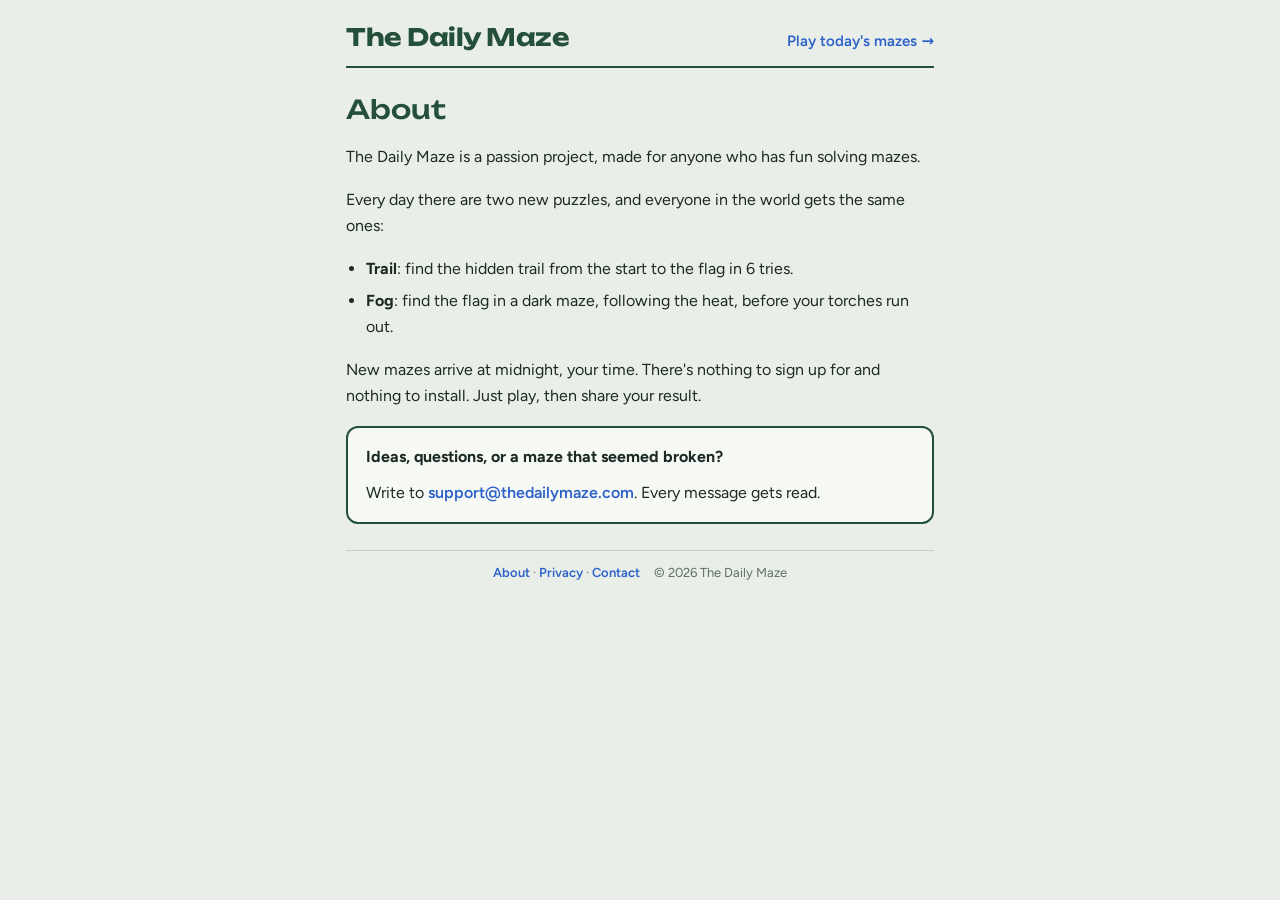
<file: about/index.html>
<!doctype html>
<html lang="en">
<head>
<meta charset="utf-8">
<meta name="viewport" content="width=device-width,initial-scale=1">
<meta name="theme-color" content="#24503a">
<link rel="icon" href="/favicon.svg" type="image/svg+xml">
<link rel="icon" href="/favicon-32.png" type="image/png" sizes="32x32">
<link rel="apple-touch-icon" href="/apple-touch-icon.png">
<link rel="stylesheet" href="/fonts/fonts.css">
<link rel="stylesheet" href="/page.css">
<title>About · The Daily Maze</title>
<meta name="description" content="The Daily Maze is a passion project, made for anyone who has fun solving mazes.">
<link rel="canonical" href="https://www.thedailymaze.com/about/">
<script data-goatcounter="https://parthshah93.goatcounter.com/count" async src="https://gc.zgo.at/count.js"></script>
</head>
<body>
<main class="wrap">
  <header class="top"><a class="brand" href="/">The Daily Maze</a><a class="back" href="/">Play today's mazes →</a></header>
  <h1>About</h1>
  <p>The Daily Maze is a passion project, made for anyone who has fun solving mazes.</p>
  <p>Every day there are two new puzzles, and everyone in the world gets the same ones:</p>
  <ul>
    <li><b>Trail</b>: find the hidden trail from the start to the flag in 6 tries.</li>
    <li><b>Fog</b>: find the flag in a dark maze, following the heat, before your torches run out.</li>
  </ul>
  <p>New mazes arrive at midnight, your time. There's nothing to sign up for and nothing to install. Just play, then share your result.</p>
  <div class="card">
    <p><b>Ideas, questions, or a maze that seemed broken?</b></p>
    <p>Write to <a href="mailto:support@thedailymaze.com?subject=The%20Daily%20Maze%20feedback">support@thedailymaze.com</a>. Every message gets read.</p>
  </div>
  <footer class="sitefoot"><span><a href="/about/">About</a> · <a href="/privacy/">Privacy</a> · <a href="mailto:support@thedailymaze.com?subject=The%20Daily%20Maze%20feedback">Contact</a></span><span>© 2026 The Daily Maze</span></footer>
</main>
</body>
</html>
</file>
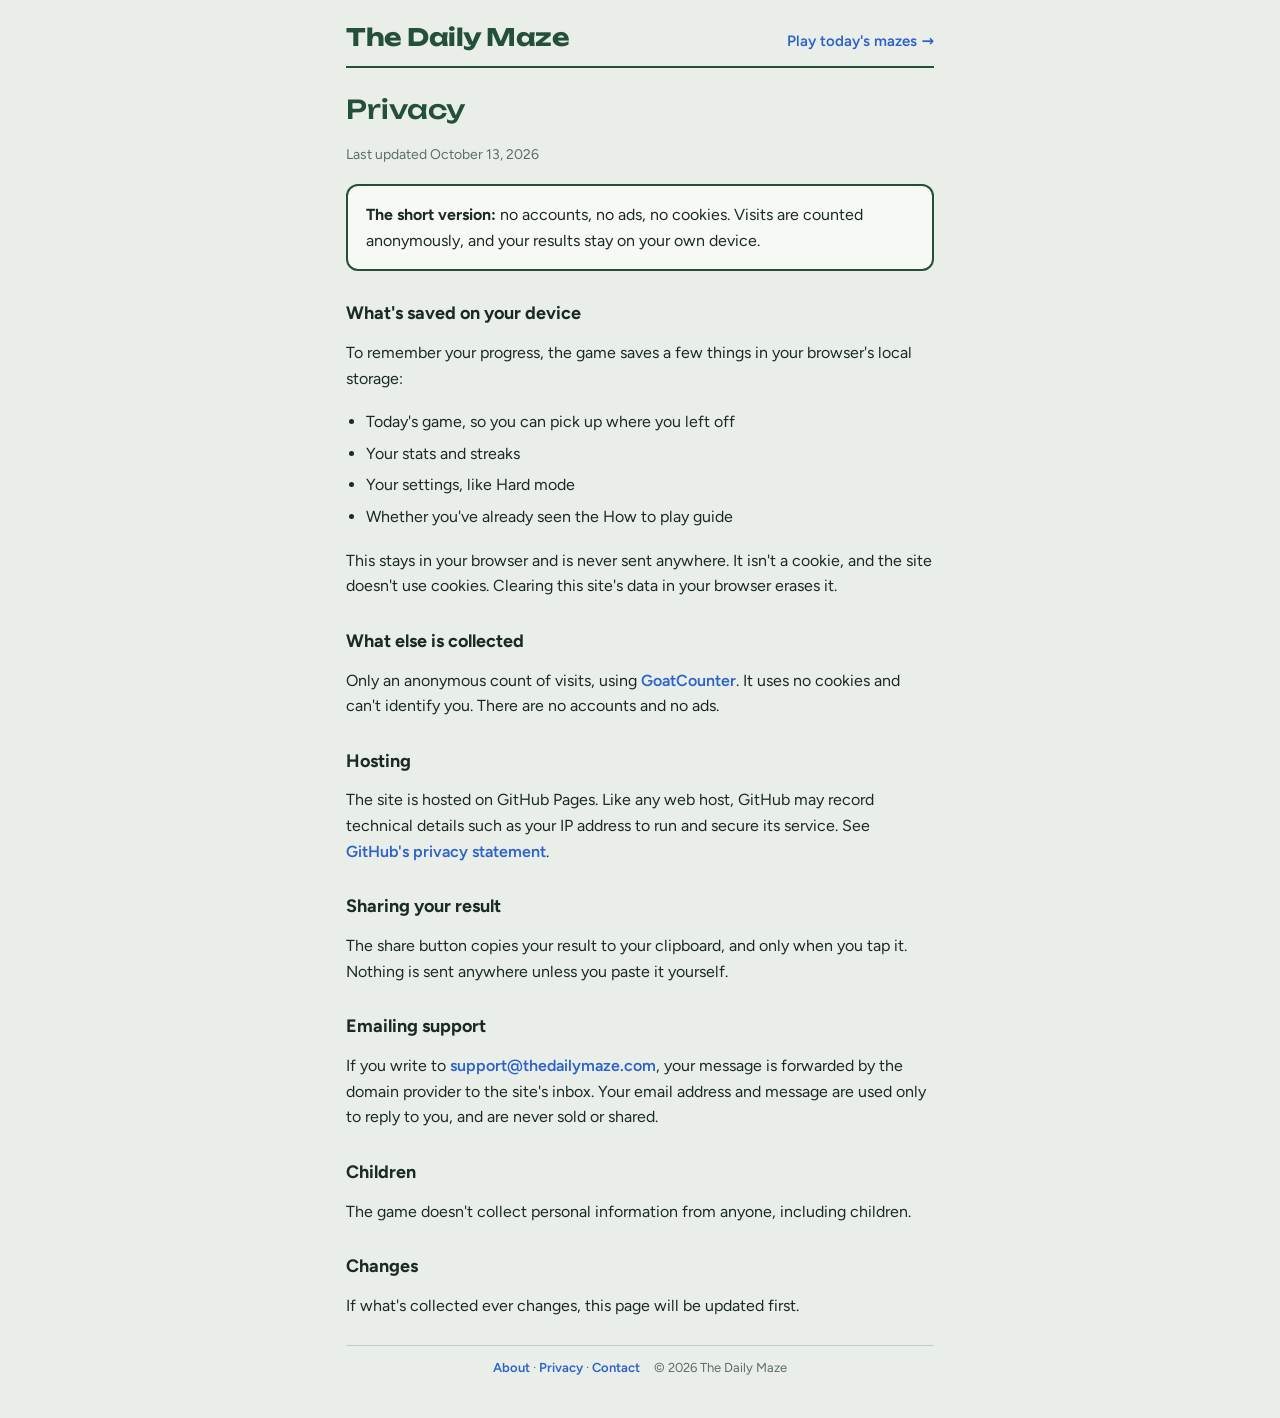
<file: privacy/index.html>
<!doctype html>
<html lang="en">
<head>
<meta charset="utf-8">
<meta name="viewport" content="width=device-width,initial-scale=1">
<meta name="theme-color" content="#24503a">
<link rel="icon" href="/favicon.svg" type="image/svg+xml">
<link rel="icon" href="/favicon-32.png" type="image/png" sizes="32x32">
<link rel="apple-touch-icon" href="/apple-touch-icon.png">
<link rel="stylesheet" href="/fonts/fonts.css">
<link rel="stylesheet" href="/page.css">
<title>Privacy · The Daily Maze</title>
<meta name="description" content="The Daily Maze has no accounts, no ads and no cookies. Visits are counted anonymously, and your results stay on your device.">
<link rel="canonical" href="https://www.thedailymaze.com/privacy/">
<script data-goatcounter="https://parthshah93.goatcounter.com/count" async src="https://gc.zgo.at/count.js"></script>
</head>
<body>
<main class="wrap">
  <header class="top"><a class="brand" href="/">The Daily Maze</a><a class="back" href="/">Play today's mazes →</a></header>
  <h1>Privacy</h1>
  <p class="muted">Last updated October 13, 2026</p>
  <div class="card">
    <p><b>The short version:</b> no accounts, no ads, no cookies. Visits are counted anonymously, and your results stay on your own device.</p>
  </div>

  <h2>What's saved on your device</h2>
  <p>To remember your progress, the game saves a few things in your browser's local storage:</p>
  <ul>
    <li>Today's game, so you can pick up where you left off</li>
    <li>Your stats and streaks</li>
    <li>Your settings, like Hard mode</li>
    <li>Whether you've already seen the How to play guide</li>
  </ul>
  <p>This stays in your browser and is never sent anywhere. It isn't a cookie, and the site doesn't use cookies. Clearing this site's data in your browser erases it.</p>

  <h2>What else is collected</h2>
  <p>Only an anonymous count of visits, using <a href="https://www.goatcounter.com/">GoatCounter</a>. It uses no cookies and can't identify you. There are no accounts and no ads.</p>

  <h2>Hosting</h2>
  <p>The site is hosted on GitHub Pages. Like any web host, GitHub may record technical details such as your IP address to run and secure its service. See <a href="https://docs.github.com/en/site-policy/privacy-policies/github-general-privacy-statement">GitHub's privacy statement</a>.</p>

  <h2>Sharing your result</h2>
  <p>The share button copies your result to your clipboard, and only when you tap it. Nothing is sent anywhere unless you paste it yourself.</p>

  <h2>Emailing support</h2>
  <p>If you write to <a href="mailto:support@thedailymaze.com">support@thedailymaze.com</a>, your message is forwarded by the domain provider to the site's inbox. Your email address and message are used only to reply to you, and are never sold or shared.</p>

  <h2>Children</h2>
  <p>The game doesn't collect personal information from anyone, including children.</p>

  <h2>Changes</h2>
  <p>If what's collected ever changes, this page will be updated first.</p>
  <footer class="sitefoot"><span><a href="/about/">About</a> · <a href="/privacy/">Privacy</a> · <a href="mailto:support@thedailymaze.com?subject=The%20Daily%20Maze%20feedback">Contact</a></span><span>© 2026 The Daily Maze</span></footer>
</main>
</body>
</html>
</file>
<file: fonts/fonts.css>
/* Self-hosted fonts (SIL Open Font License 1.1, see LICENSE-*.txt). Latin subset. */
@font-face { font-family: "Unbounded"; font-style: normal; font-weight: 500; font-display: swap; src: url("/fonts/unbounded-latin-500-normal.woff2") format("woff2"); }
@font-face { font-family: "Unbounded"; font-style: normal; font-weight: 700; font-display: swap; src: url("/fonts/unbounded-latin-700-normal.woff2") format("woff2"); }
@font-face { font-family: "Figtree"; font-style: normal; font-weight: 400; font-display: swap; src: url("/fonts/figtree-latin-400-normal.woff2") format("woff2"); }
@font-face { font-family: "Figtree"; font-style: normal; font-weight: 500; font-display: swap; src: url("/fonts/figtree-latin-500-normal.woff2") format("woff2"); }
@font-face { font-family: "Figtree"; font-style: normal; font-weight: 600; font-display: swap; src: url("/fonts/figtree-latin-600-normal.woff2") format("woff2"); }
@font-face { font-family: "Figtree"; font-style: normal; font-weight: 700; font-display: swap; src: url("/fonts/figtree-latin-700-normal.woff2") format("woff2"); }
@font-face { font-family: "JetBrains Mono"; font-style: normal; font-weight: 500; font-display: swap; src: url("/fonts/jetbrains-mono-latin-500-normal.woff2") format("woff2"); }
@font-face { font-family: "JetBrains Mono"; font-style: normal; font-weight: 700; font-display: swap; src: url("/fonts/jetbrains-mono-latin-700-normal.woff2") format("woff2"); }
</file>
<file: page.css>
/* Shared look for the About, Privacy and not-found pages: same palette and fonts as the game. */
:root {
  --bg: #e9eee8; --panel: #f7f9f5; --ink: #1b2a24; --muted: #5e6f66; --grid: #c3cec6;
  --hedge: #24503a; --route: #2c62c9; --hit: #3d9a5b;
  --font-display: "Unbounded", "Arial Black", system-ui, sans-serif;
  --font-body: "Figtree", system-ui, -apple-system, "Segoe UI", sans-serif;
  color-scheme: light;
}
@media (prefers-color-scheme: dark) {
  :root { --bg: #101613; --panel: #19221d; --ink: #e2eae4; --muted: #93a59a; --grid: #34433a;
    --hedge: #8fcaa2; --route: #6c9dff; --hit: #4fb46e; color-scheme: dark; }
}
* { box-sizing: border-box; }
html { -webkit-text-size-adjust: 100%; }
body { margin: 0; background: var(--bg); color: var(--ink); font-family: var(--font-body); font-size: 16px; line-height: 1.6; }
.wrap { max-width: 620px; margin: 0 auto; padding: 18px 16px 40px; display: flex; flex-direction: column; gap: 18px; }
.top { display: flex; align-items: baseline; justify-content: space-between; gap: 12px; flex-wrap: wrap; border-bottom: 2px solid var(--hedge); padding-bottom: 10px; }
.brand { font-family: var(--font-display); font-weight: 700; font-size: 24px; letter-spacing: -0.02em; color: var(--hedge); text-decoration: none; }
.back { font-weight: 600; color: var(--route); text-decoration: none; font-size: 15px; }
.back:hover, a:hover { text-decoration: underline; }
h1 { font-family: var(--font-display); font-weight: 500; font-size: 26px; line-height: 1.2; color: var(--hedge); margin: 8px 0 0; text-wrap: balance; }
h2 { font-size: 18px; margin: 10px 0 -6px; }
p, ul { margin: 0; } ul { padding-left: 20px; display: flex; flex-direction: column; gap: 6px; }
a { color: var(--route); font-weight: 600; text-decoration: none; }
.card { background: var(--panel); border: 2px solid var(--hedge); border-radius: 12px; padding: 16px 18px; display: flex; flex-direction: column; gap: 10px; }
.muted { color: var(--muted); font-size: 14px; }
.btn { display: inline-block; align-self: flex-start; background: var(--route); color: #fff; font-weight: 600; padding: 11px 18px; border-radius: 9px; }
.btn:hover { text-decoration: none; filter: brightness(1.08); }
.sitefoot { display: flex; flex-wrap: wrap; justify-content: center; gap: 2px 14px; font-size: 13px; color: var(--muted); padding-top: 12px; border-top: 1px solid var(--grid); margin-top: 8px; }
.sitefoot a { font-weight: 600; }
a:focus-visible { outline: 3px solid var(--route); outline-offset: 2px; border-radius: 4px; }
</file>
